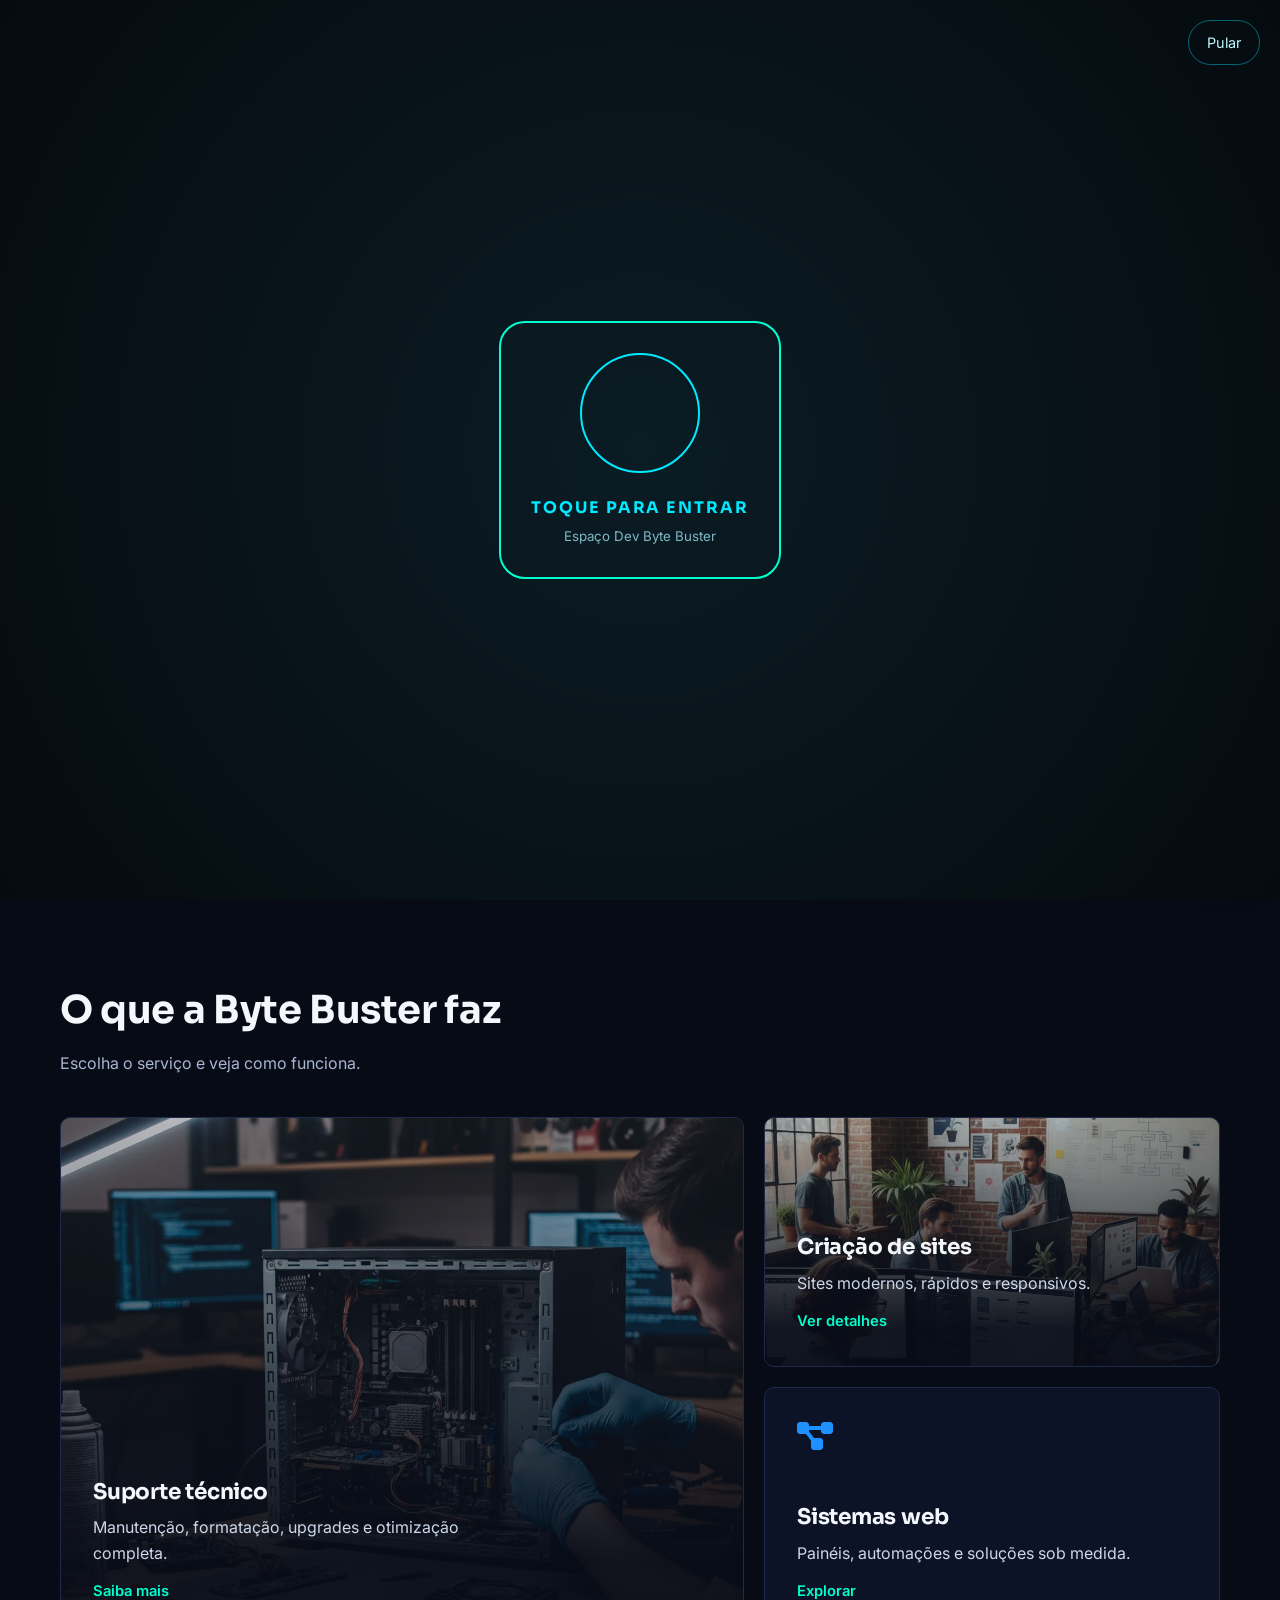
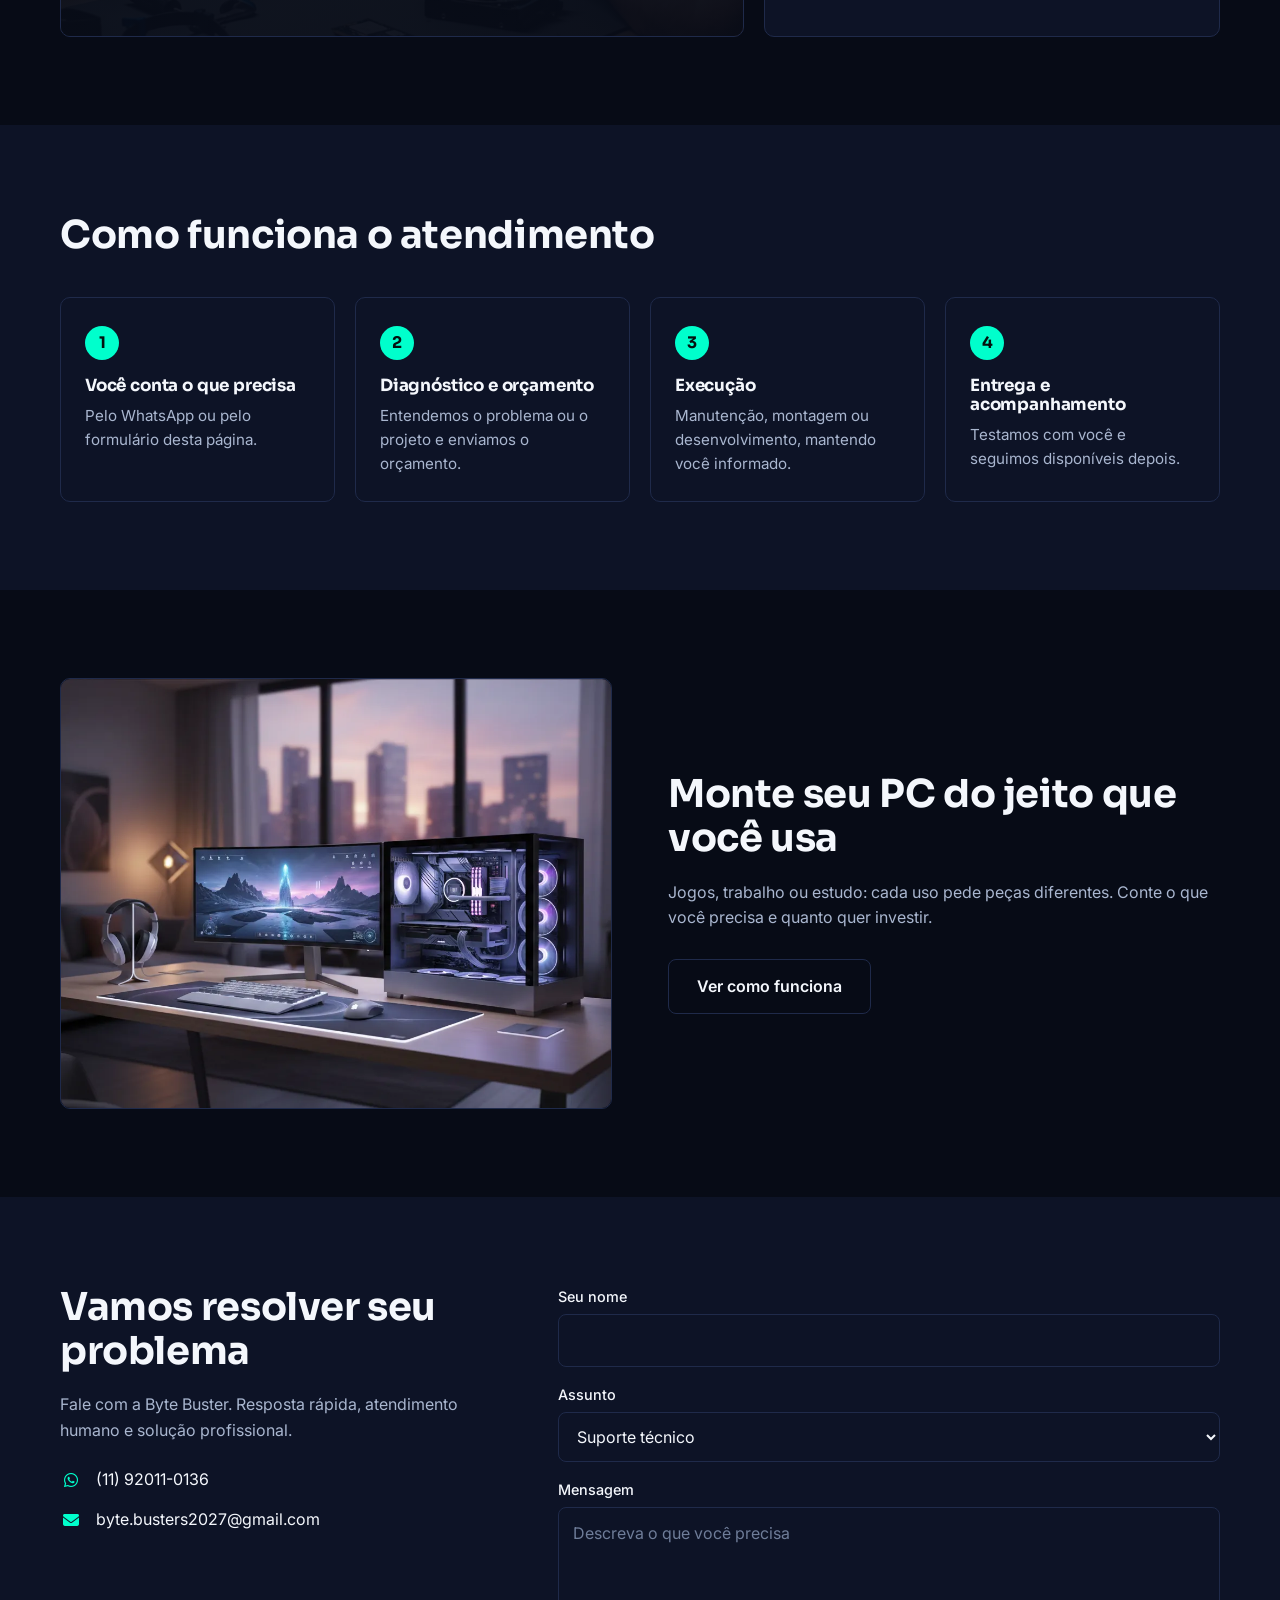
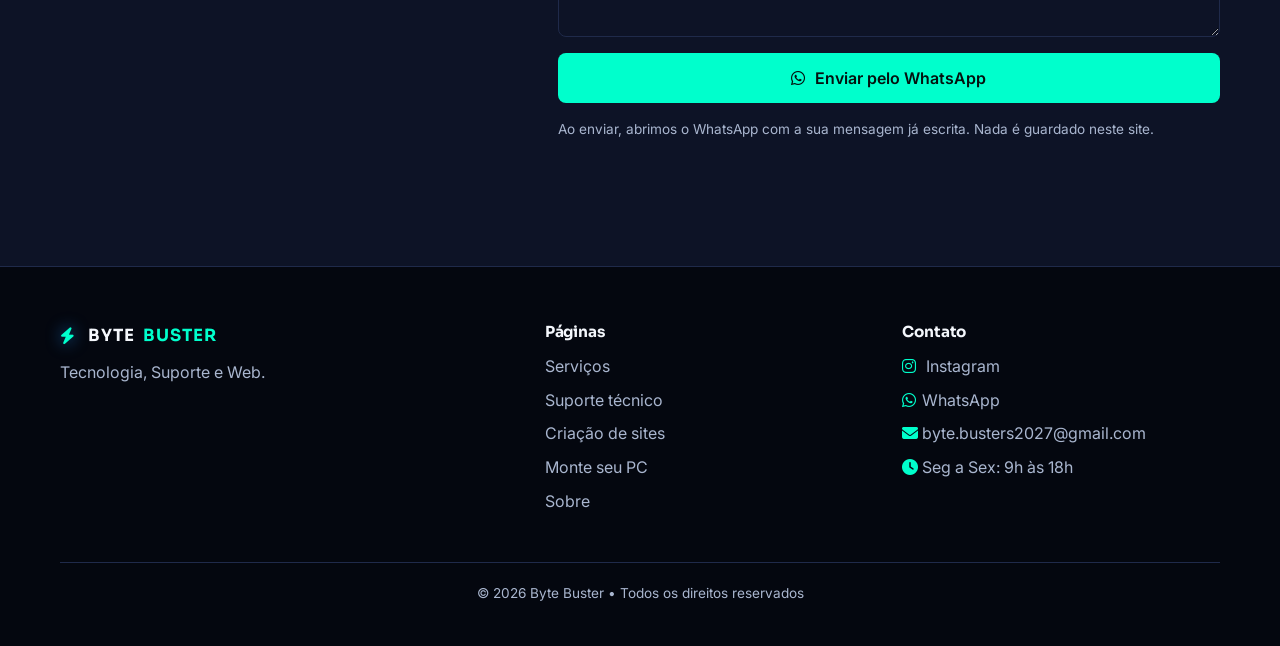
<file: Byte_Buster_netlify 1/index.html>
<!DOCTYPE html>
<html lang="pt-BR">
<head>
  <meta charset="UTF-8">
  <meta name="viewport" content="width=device-width, initial-scale=1">
  <title>Byte Buster • Suporte técnico e criação de sites</title>
  <meta name="description" content="Suporte técnico, criação de sites, sistemas web e montagem de PCs. Tecnologia confiável, sites rápidos e suporte que resolve.">
  <meta name="theme-color" content="#070b16">
  <meta property="og:type" content="website">
  <meta property="og:locale" content="pt_BR">
  <meta property="og:site_name" content="Byte Buster">
  <meta property="og:title" content="Byte Buster • Suporte técnico e criação de sites">
  <meta property="og:description" content="Suporte técnico, criação de sites, sistemas web e montagem de PCs. Tecnologia confiável, sites rápidos e suporte que resolve.">
  <link rel="icon" href="favicon.svg" type="image/svg+xml">
  <link rel="preconnect" href="https://fonts.googleapis.com">
  <link rel="preconnect" href="https://fonts.gstatic.com" crossorigin>
  <link href="https://fonts.googleapis.com/css2?family=Inter:wght@400;500;600&family=Sora:wght@600;700&display=swap" rel="stylesheet">
  <link rel="stylesheet" href="https://cdnjs.cloudflare.com/ajax/libs/font-awesome/6.5.1/css/all.min.css" crossorigin="anonymous" referrerpolicy="no-referrer">
  <link rel="stylesheet" href="src/css/base.css">
  <link rel="stylesheet" href="src/css/home.css">
  <script>
    /* Mostra a tela de entrada só na primeira visita (ou com ?intro na URL) */
    (function () {
      try {
        var forcar = /[?&]intro\b/.test(location.search);
        if (forcar || !localStorage.getItem("bb-intro-seen")) {
          document.documentElement.classList.add("intro-pending");
        }
      } catch (e) {}
    })();
  </script>
</head>
<body>
  <a class="skip-link" href="#conteudo">Ir para o conteúdo</a>

  <!-- ============ TELA DE ENTRADA (só na primeira visita) ============ -->
  <div id="intro" role="dialog" aria-modal="true" aria-label="Tela de entrada">
    <button class="intro-skip" id="introSkip" type="button">Pular</button>

    <button class="intro-start" id="introStart" type="button">
      <span class="fingerprint" aria-hidden="true"></span>
      <strong>TOQUE PARA ENTRAR</strong>
      <small>Espaço Dev Byte Buster</small>
    </button>

    <div class="hud" id="introHud" hidden>
      <div class="logs" aria-hidden="true">
        <p>INITIALIZING BYTE BUSTER CORE...</p>
        <p>LOADING DEV MODULES...</p>
        <p>AUTHENTICATING ACCESS...</p>
        <p>SYSTEM ONLINE</p>
      </div>
      <div class="hud-row"><span>CARREGANDO SISTEMA</span><span id="introPercent">0%</span></div>
      <div class="hud-bar"><div id="introBar"></div></div>
    </div>

    <audio id="introSound" src="src/audio/loading.mp3" preload="none"></audio>
  </div>

  <header class="site-header">
    <div class="wrap">
      <a class="logo" href="index.html" aria-label="Byte Buster — página inicial">
        <i class="fa-solid fa-bolt" aria-hidden="true"></i>BYTE<span>BUSTER</span>
      </a>

      <button class="menu-toggle" id="menuToggle" type="button" aria-label="Abrir menu" aria-expanded="false" aria-controls="siteNav">
        <span></span><span></span><span></span>
      </button>

      <nav class="site-nav" id="siteNav" aria-label="Principal">
        <a href="index.html" aria-current="page">Home</a>

        <div class="dropdown">
          <a class="dd-link" href="servicos.html">Serviços</a>
          <button class="dd-toggle" type="button" aria-label="Mostrar lista de serviços" aria-expanded="false"></button>
          <div class="dropdown-menu">
            <ul>
              <li><a href="suporte.html">Suporte técnico</a></li>
              <li><a href="criacao-de-site.html">Criação de sites</a></li>
              <li><a href="servicos.html#sistemas">Sistemas web</a></li>
            </ul>
          </div>
        </div>

        <a href="monte-seu-pc.html">Monte seu PC</a>
        <a href="sobre.html">Sobre</a>
        <a href="index.html#contato" class="nav-cta">Fale conosco</a>
      </nav>
    </div>
  </header>

  <main id="conteudo">

    <section class="hero">
      <div class="wrap">
        <h1>Suporte e web feitos pra performance</h1>
        <p class="hero-sub">Tecnologia confiável. Sites rápidos. Suporte que resolve.</p>
        <div class="hero-actions">
          <a class="btn btn-primary" href="#contato">Solicitar orçamento</a>
          <a class="btn btn-ghost" href="#servicos">Conhecer os serviços</a>
        </div>
      </div>
    </section>

    <section class="section" id="servicos">
      <div class="wrap">
        <div class="section-head">
          <h2>O que a Byte Buster faz</h2>
          <p>Escolha o serviço e veja como funciona.</p>
        </div>

        <div class="highlights">
          <a class="highlight big" href="suporte.html">
            <img src="src/img/capa4.webp" alt="" width="1024" height="941" loading="lazy">
            <h3>Suporte técnico</h3>
            <p>Manutenção, formatação, upgrades e otimização completa.</p>
            <span class="more">Saiba mais</span>
          </a>

          <a class="highlight" href="criacao-de-site.html">
            <img src="src/img/siteq.webp" alt="" width="900" height="1003" loading="lazy">
            <h3>Criação de sites</h3>
            <p>Sites modernos, rápidos e responsivos.</p>
            <span class="more">Ver detalhes</span>
          </a>

          <a class="highlight plain" href="servicos.html#sistemas">
            <i class="fa-solid fa-diagram-project" aria-hidden="true"></i>
            <h3>Sistemas web</h3>
            <p>Painéis, automações e soluções sob medida.</p>
            <span class="more">Explorar</span>
          </a>
        </div>
      </div>
    </section>

    <section class="section alt">
      <div class="wrap">
        <div class="section-head">
          <h2>Como funciona o atendimento</h2>
        </div>
        <ol class="steps">
          <li><h3>Você conta o que precisa</h3><p>Pelo WhatsApp ou pelo formulário desta página.</p></li>
          <li><h3>Diagnóstico e orçamento</h3><p>Entendemos o problema ou o projeto e enviamos o orçamento.</p></li>
          <li><h3>Execução</h3><p>Manutenção, montagem ou desenvolvimento, mantendo você informado.</p></li>
          <li><h3>Entrega e acompanhamento</h3><p>Testamos com você e seguimos disponíveis depois.</p></li>
        </ol>
      </div>
    </section>

    <section class="section">
      <div class="wrap split">
        <div class="split-media">
          <img src="src/img/fundo.webp" alt="Computador gamer montado com monitor e gabinete de vidro" width="1017" height="793" loading="lazy">
        </div>
        <div class="split-text">
          <h2>Monte seu PC do jeito que você usa</h2>
          <p>Jogos, trabalho ou estudo: cada uso pede peças diferentes. Conte o que você precisa e quanto quer investir.</p>
          <a class="btn btn-ghost" href="monte-seu-pc.html">Ver como funciona</a>
        </div>
      </div>
    </section>

    <section class="section alt" id="contato">
      <div class="wrap contact-layout">
        <div class="contact-info">
          <h2>Vamos resolver seu problema</h2>
          <p>Fale com a Byte Buster. Resposta rápida, atendimento humano e solução profissional.</p>
          <ul class="contact-list">
            <li><i class="fa-brands fa-whatsapp" aria-hidden="true"></i><a href="https://wa.me/5511920110136?text=Ol%C3%A1%2C%20Byte%20Buster%21%20Vim%20pelo%20site%20e%20gostaria%20de%20um%20or%C3%A7amento." target="_blank" rel="noopener">(11) 92011-0136</a></li>
            <li><i class="fa-solid fa-envelope" aria-hidden="true"></i><a href="mailto:byte.busters2027@gmail.com">byte.busters2027@gmail.com</a></li>
          </ul>
        </div>
        <form class="form" data-whatsapp>
          <div class="field">
            <label for="nome">Seu nome</label>
            <input id="nome" name="nome" type="text" maxlength="80" autocomplete="name" required>
          </div>
          <div class="field">
            <label for="assunto">Assunto</label>
            <select id="assunto" name="assunto">
              <option>Suporte técnico</option>
              <option>Criação de site</option>
              <option>Sistema web</option>
              <option>Monte seu PC</option>
              <option>Outro assunto</option>
            </select>
          </div>
          <div class="field">
            <label for="mensagem">Mensagem</label>
            <textarea id="mensagem" name="mensagem" maxlength="1000" placeholder="Descreva o que você precisa" required></textarea>
          </div>
          <button class="btn btn-primary" type="submit"><i class="fa-brands fa-whatsapp" aria-hidden="true"></i>Enviar pelo WhatsApp</button>
          <p class="form-note">Ao enviar, abrimos o WhatsApp com a sua mensagem já escrita. Nada é guardado neste site.</p>
          <p class="form-status" role="status" aria-live="polite"></p>
        </form>
      </div>
    </section>

  </main>

  <footer class="site-footer">
    <div class="wrap">
      <div class="footer-grid">
        <div class="footer-brand">
          <a class="logo" href="index.html"><i class="fa-solid fa-bolt" aria-hidden="true"></i>BYTE<span>BUSTER</span></a>
          <p>Tecnologia, Suporte e Web.</p>
        </div>

        <div>
          <h4>Páginas</h4>
          <ul>
            <li><a href="servicos.html">Serviços</a></li>
            <li><a href="suporte.html">Suporte técnico</a></li>
            <li><a href="criacao-de-site.html">Criação de sites</a></li>
            <li><a href="monte-seu-pc.html">Monte seu PC</a></li>
            <li><a href="sobre.html">Sobre</a></li>
          </ul>
        </div>

        <div>
          <h4>Contato</h4>
          <ul>
            <li><i class="fa-brands fa-instagram" aria-hidden="true"></i> <a href="https://www.instagram.com/bytebusters.tech" target="_blank" rel="noopener">Instagram</a></li>
            <li><i class="fa-brands fa-whatsapp" aria-hidden="true"></i><a href="https://wa.me/5511920110136?text=Ol%C3%A1%2C%20Byte%20Buster%21%20Vim%20pelo%20site%20e%20gostaria%20de%20um%20or%C3%A7amento." target="_blank" rel="noopener">WhatsApp</a></li>
            <li><i class="fa-solid fa-envelope" aria-hidden="true"></i><a href="mailto:byte.busters2027@gmail.com">byte.busters2027@gmail.com</a></li>
            <li><i class="fa-solid fa-clock" aria-hidden="true"></i>Seg a Sex: 9h às 18h</li>
            
          </ul>
          <!----------------------------------------------------------------------------------------
            REDES SOCIAIS: quando tiver os links, remova este comentário e troque os "#".
            <ul>
              <li><a href="#" aria-label="Instagram"><i class="fa-brands fa-instagram"></i> Instagram</a></li>
              <li><a href="#" aria-label="YouTube"><i class="fa-brands fa-youtube"></i> YouTube</a></li>
            </ul>
          ---------------------------------------------------------------------------------------------->
        </div>
      </div>

      <p class="footer-copy">© <span data-year>2026</span> Byte Buster • Todos os direitos reservados</p>
    </div>
  </footer>

  <a class="whatsapp-float" href="https://wa.me/5511920110136?text=Ol%C3%A1%2C%20Byte%20Buster%21%20Vim%20pelo%20site%20e%20gostaria%20de%20um%20or%C3%A7amento." target="_blank" rel="noopener" aria-label="Falar no WhatsApp">
    <i class="fa-brands fa-whatsapp" aria-hidden="true"></i>
  </a>

  <div vw class="enabled">
    <div vw-access-button class="active"></div>
    <div vw-plugin-wrapper><div class="vw-plugin-top-wrapper"></div></div>
  </div>

  <script src="src/js/intro.js"></script>
  <script src="src/js/main.js"></script>
</body>
</html>
</file>
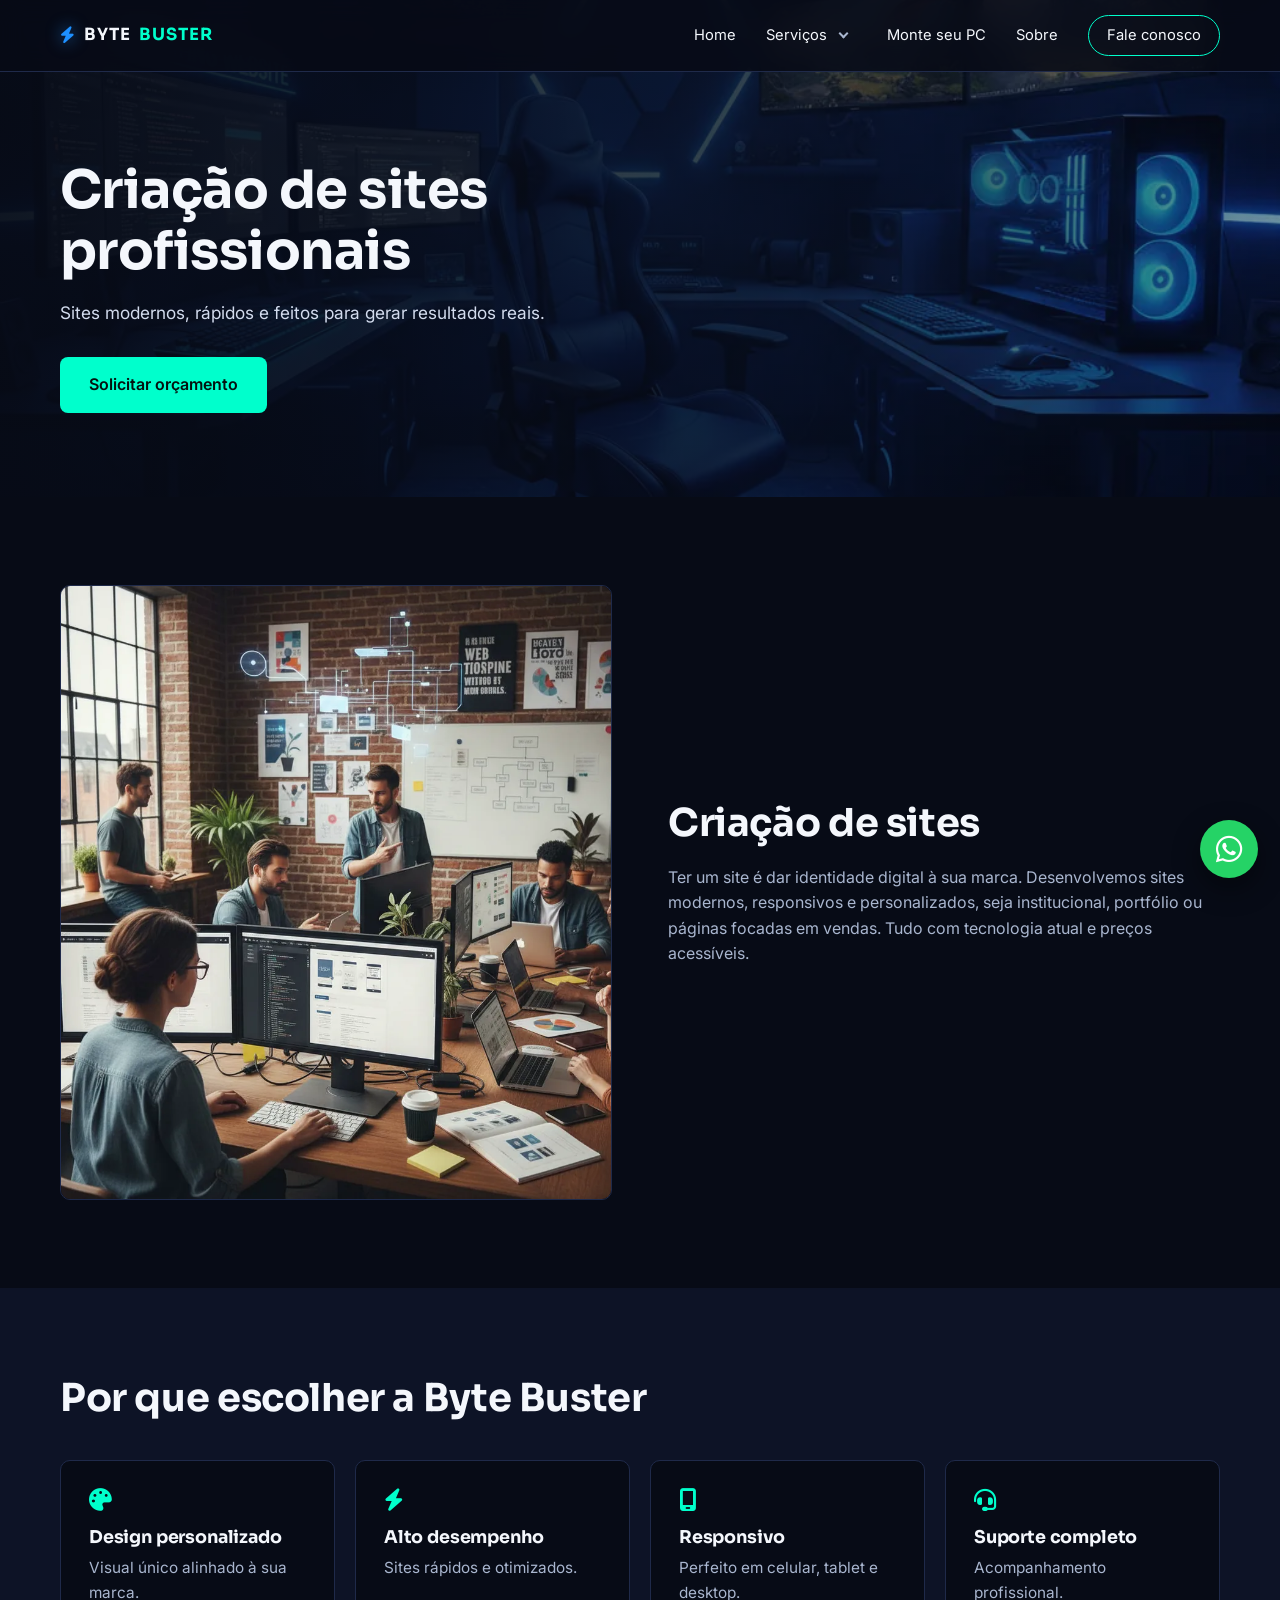
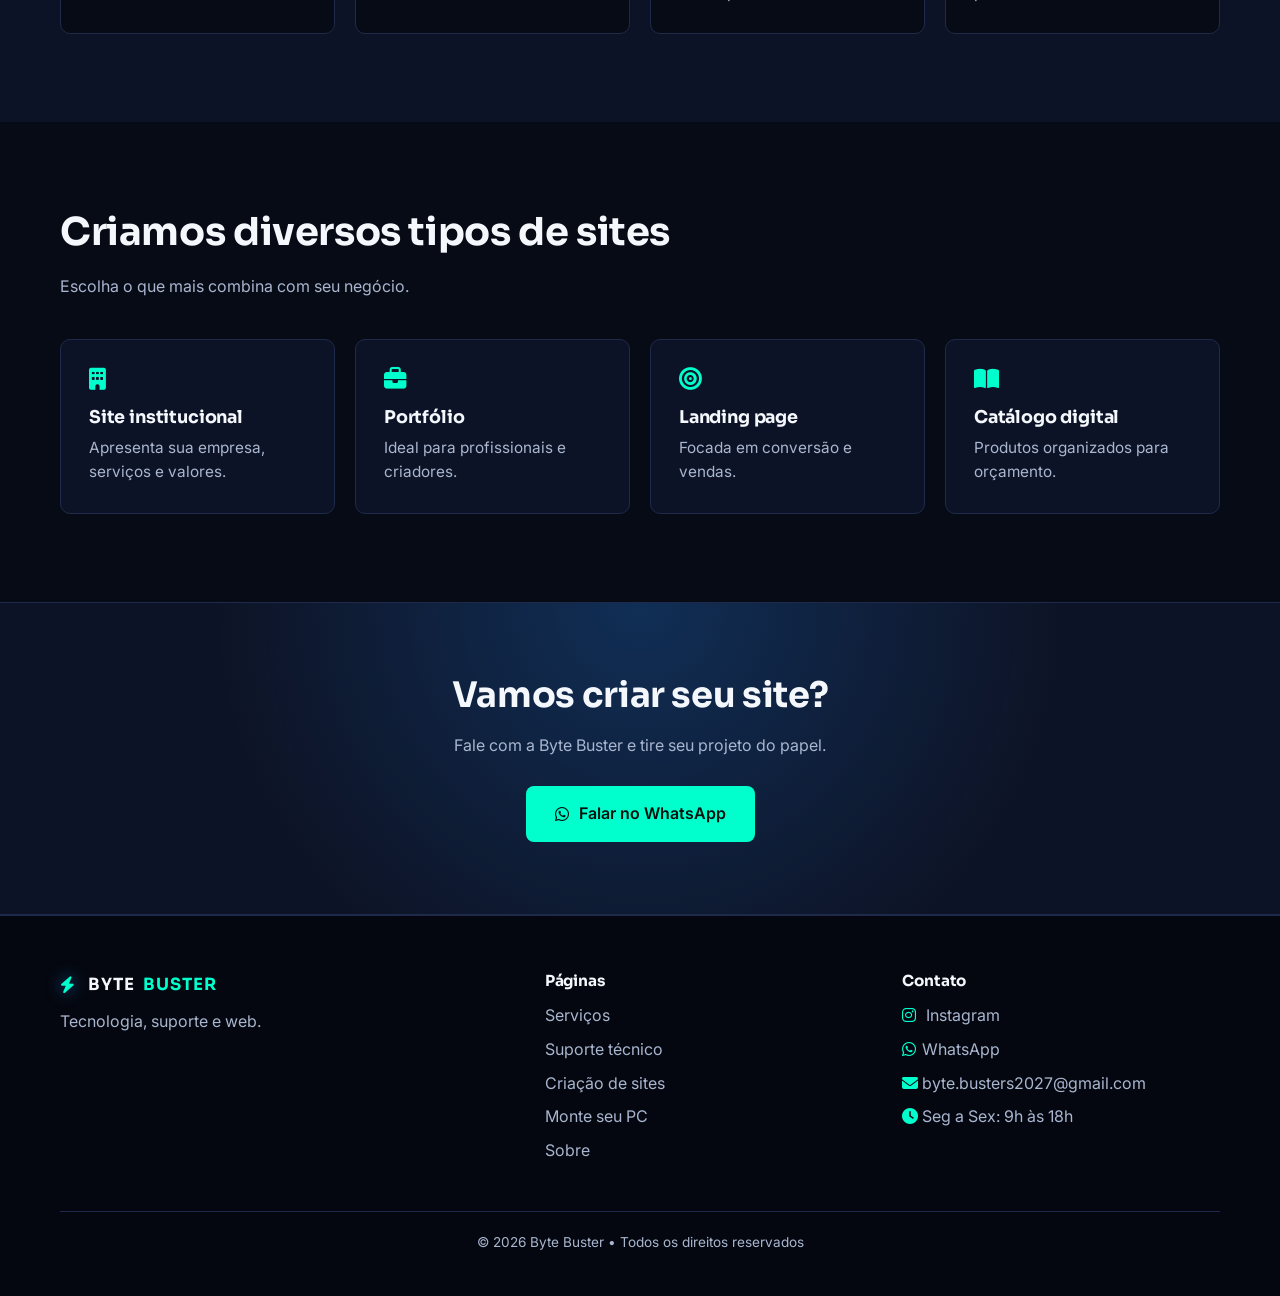
<file: Byte_Buster_netlify 1/criacao-de-site.html>
<!DOCTYPE html>
<html lang="pt-BR">
<head>
  <meta charset="UTF-8">
  <meta name="viewport" content="width=device-width, initial-scale=1">
  <title>Criação de sites | Byte Buster</title>
  <meta name="description" content="Sites modernos, rápidos e responsivos: institucional, portfólio, landing page e catálogo digital, feitos para gerar resultados.">
  <meta name="theme-color" content="#070b16">
  <meta property="og:type" content="website">
  <meta property="og:locale" content="pt_BR">
  <meta property="og:site_name" content="Byte Buster">
  <meta property="og:title" content="Criação de sites | Byte Buster">
  <meta property="og:description" content="Sites modernos, rápidos e responsivos: institucional, portfólio, landing page e catálogo digital, feitos para gerar resultados.">
  <link rel="icon" href="favicon.svg" type="image/svg+xml">
  <link rel="preconnect" href="https://fonts.googleapis.com">
  <link rel="preconnect" href="https://fonts.gstatic.com" crossorigin>
  <link href="https://fonts.googleapis.com/css2?family=Inter:wght@400;500;600&family=Sora:wght@600;700&display=swap" rel="stylesheet">
  <link rel="stylesheet" href="https://cdnjs.cloudflare.com/ajax/libs/font-awesome/6.5.1/css/all.min.css" crossorigin="anonymous" referrerpolicy="no-referrer">
  <link rel="stylesheet" href="src/css/base.css">
  <link rel="stylesheet" href="src/css/pages.css">
  
</head>
<body>
  <a class="skip-link" href="#conteudo">Ir para o conteúdo</a>

  <header class="site-header">
    <div class="wrap">
      <a class="logo" href="index.html" aria-label="Byte Buster — página inicial">
        <i class="fa-solid fa-bolt" aria-hidden="true"></i>BYTE<span>BUSTER</span>
      </a>

      <button class="menu-toggle" id="menuToggle" type="button" aria-label="Abrir menu" aria-expanded="false" aria-controls="siteNav">
        <span></span><span></span><span></span>
      </button>

      <nav class="site-nav" id="siteNav" aria-label="Principal">
        <a href="index.html">Home</a>

        <div class="dropdown">
          <a class="dd-link" href="servicos.html">Serviços</a>
          <button class="dd-toggle" type="button" aria-label="Mostrar lista de serviços" aria-expanded="false"></button>
          <div class="dropdown-menu">
            <ul>
              <li><a href="suporte.html">Suporte técnico</a></li>
              <li><a href="criacao-de-site.html" aria-current="true">Criação de sites</a></li>
              <li><a href="servicos.html#sistemas">Sistemas web</a></li>
            </ul>
          </div>
        </div>

        <a href="monte-seu-pc.html">Monte seu PC</a>
        <a href="sobre.html">Sobre</a>
        <a href="index.html#contato" class="nav-cta">Fale conosco</a>
      </nav>
    </div>
  </header>

  <main id="conteudo">
    
    <section class="page-hero" style="background-image: url('src/img/site.webp')">
      <div class="wrap">
        <h1>Criação de sites profissionais</h1>
        <p>Sites modernos, rápidos e feitos para gerar resultados reais.</p>
        <a class="btn btn-primary" href="https://wa.me/5511920110136?text=Ol%C3%A1%2C%20Byte%20Buster%21%20Quero%20criar%20um%20site.%20Podemos%20conversar%3F" target="_blank" rel="noopener">Solicitar orçamento</a>
      </div>
    </section>


    <section class="section">
      <div class="wrap split">
        <div class="split-media">
          <img src="src/img/siteq.webp" alt="Equipe desenvolvendo um site em um escritório" width="900" height="1003" loading="lazy">
        </div>
        <div class="split-text">
          <h2>Criação de sites</h2>
          <p>Ter um site é dar identidade digital à sua marca. Desenvolvemos sites modernos, responsivos e personalizados, seja institucional, portfólio ou páginas focadas em vendas. Tudo com tecnologia atual e preços acessíveis.</p>
        </div>
      </div>
    </section>

    <section class="section alt">
      <div class="wrap">
        <div class="section-head"><h2>Por que escolher a Byte Buster</h2></div>
        <div class="card-grid">
        <div class="card">
          <i class="fa-solid fa-palette" aria-hidden="true"></i>
          <h3>Design personalizado</h3>
          <p>Visual único alinhado à sua marca.</p>
        </div>
        <div class="card">
          <i class="fa-solid fa-bolt" aria-hidden="true"></i>
          <h3>Alto desempenho</h3>
          <p>Sites rápidos e otimizados.</p>
        </div>
        <div class="card">
          <i class="fa-solid fa-mobile-screen" aria-hidden="true"></i>
          <h3>Responsivo</h3>
          <p>Perfeito em celular, tablet e desktop.</p>
        </div>
        <div class="card">
          <i class="fa-solid fa-headset" aria-hidden="true"></i>
          <h3>Suporte completo</h3>
          <p>Acompanhamento profissional.</p>
        </div>
        </div>
      </div>
    </section>

    <section class="section">
      <div class="wrap">
        <div class="section-head">
          <h2>Criamos diversos tipos de sites</h2>
          <p>Escolha o que mais combina com seu negócio.</p>
        </div>
        <div class="card-grid">
        <div class="card">
          <i class="fa-solid fa-building" aria-hidden="true"></i>
          <h3>Site institucional</h3>
          <p>Apresenta sua empresa, serviços e valores.</p>
        </div>
        <div class="card">
          <i class="fa-solid fa-briefcase" aria-hidden="true"></i>
          <h3>Portfólio</h3>
          <p>Ideal para profissionais e criadores.</p>
        </div>
        <div class="card">
          <i class="fa-solid fa-bullseye" aria-hidden="true"></i>
          <h3>Landing page</h3>
          <p>Focada em conversão e vendas.</p>
        </div>
        <div class="card">
          <i class="fa-solid fa-book-open" aria-hidden="true"></i>
          <h3>Catálogo digital</h3>
          <p>Produtos organizados para orçamento.</p>
        </div>
        </div>
      </div>
    </section>
    
    <section class="cta-band">
      <div class="wrap">
        <h2>Vamos criar seu site?</h2>
        <p>Fale com a Byte Buster e tire seu projeto do papel.</p>
        <a class="btn btn-primary" href="https://wa.me/5511920110136?text=Ol%C3%A1%2C%20Byte%20Buster%21%20Quero%20criar%20um%20site.%20Podemos%20conversar%3F" target="_blank" rel="noopener"><i class="fa-brands fa-whatsapp" aria-hidden="true"></i>Falar no WhatsApp</a>
      </div>
    </section>

  </main>

  <footer class="site-footer">
    <div class="wrap">
      <div class="footer-grid">
        <div class="footer-brand">
          <a class="logo" href="index.html"><i class="fa-solid fa-bolt" aria-hidden="true"></i>BYTE<span>BUSTER</span></a>
          <p>Tecnologia, suporte e web.</p>
        </div>

        <div>
          <h4>Páginas</h4>
          <ul>
            <li><a href="servicos.html">Serviços</a></li>
            <li><a href="suporte.html">Suporte técnico</a></li>
            <li><a href="criacao-de-site.html">Criação de sites</a></li>
            <li><a href="monte-seu-pc.html">Monte seu PC</a></li>
            <li><a href="sobre.html">Sobre</a></li>
          </ul>
        </div>

        <div>
          <h4>Contato</h4>
          <ul>
            <li><i class="fa-brands fa-instagram" aria-hidden="true"></i> <a href="https://www.instagram.com/bytebusters.tech" target="_blank" rel="noopener">Instagram</a></li>
            <li><i class="fa-brands fa-whatsapp" aria-hidden="true"></i><a href="https://wa.me/5511920110136?text=Ol%C3%A1%2C%20Byte%20Buster%21%20Quero%20criar%20um%20site.%20Podemos%20conversar%3F" target="_blank" rel="noopener">WhatsApp</a></li>
            <li><i class="fa-solid fa-envelope" aria-hidden="true"></i><a href="mailto:byte.busters2027@gmail.com">byte.busters2027@gmail.com</a></li>
            <li><i class="fa-solid fa-clock" aria-hidden="true"></i>Seg a Sex: 9h às 18h</li>
          </ul>
          <!--
            REDES SOCIAIS: quando tiver os links, remova este comentário e troque os "#".
            <ul>
              <li><a href="#" aria-label="Instagram"><i class="fa-brands fa-instagram"></i> Instagram</a></li>
              <li><a href="#" aria-label="YouTube"><i class="fa-brands fa-youtube"></i> YouTube</a></li>
            </ul>
          -->
        </div>
      </div>

      <p class="footer-copy">© <span data-year>2026</span> Byte Buster • Todos os direitos reservados</p>
    </div>
  </footer>

  <a class="whatsapp-float" href="https://wa.me/5511920110136?text=Ol%C3%A1%2C%20Byte%20Buster%21%20Quero%20criar%20um%20site.%20Podemos%20conversar%3F" target="_blank" rel="noopener" aria-label="Falar no WhatsApp">
    <i class="fa-brands fa-whatsapp" aria-hidden="true"></i>
  </a>

  <div vw class="enabled">
    <div vw-access-button class="active"></div>
    <div vw-plugin-wrapper><div class="vw-plugin-top-wrapper"></div></div>
  </div>

  <script src="src/js/main.js"></script>
</body>
</html>
</file>
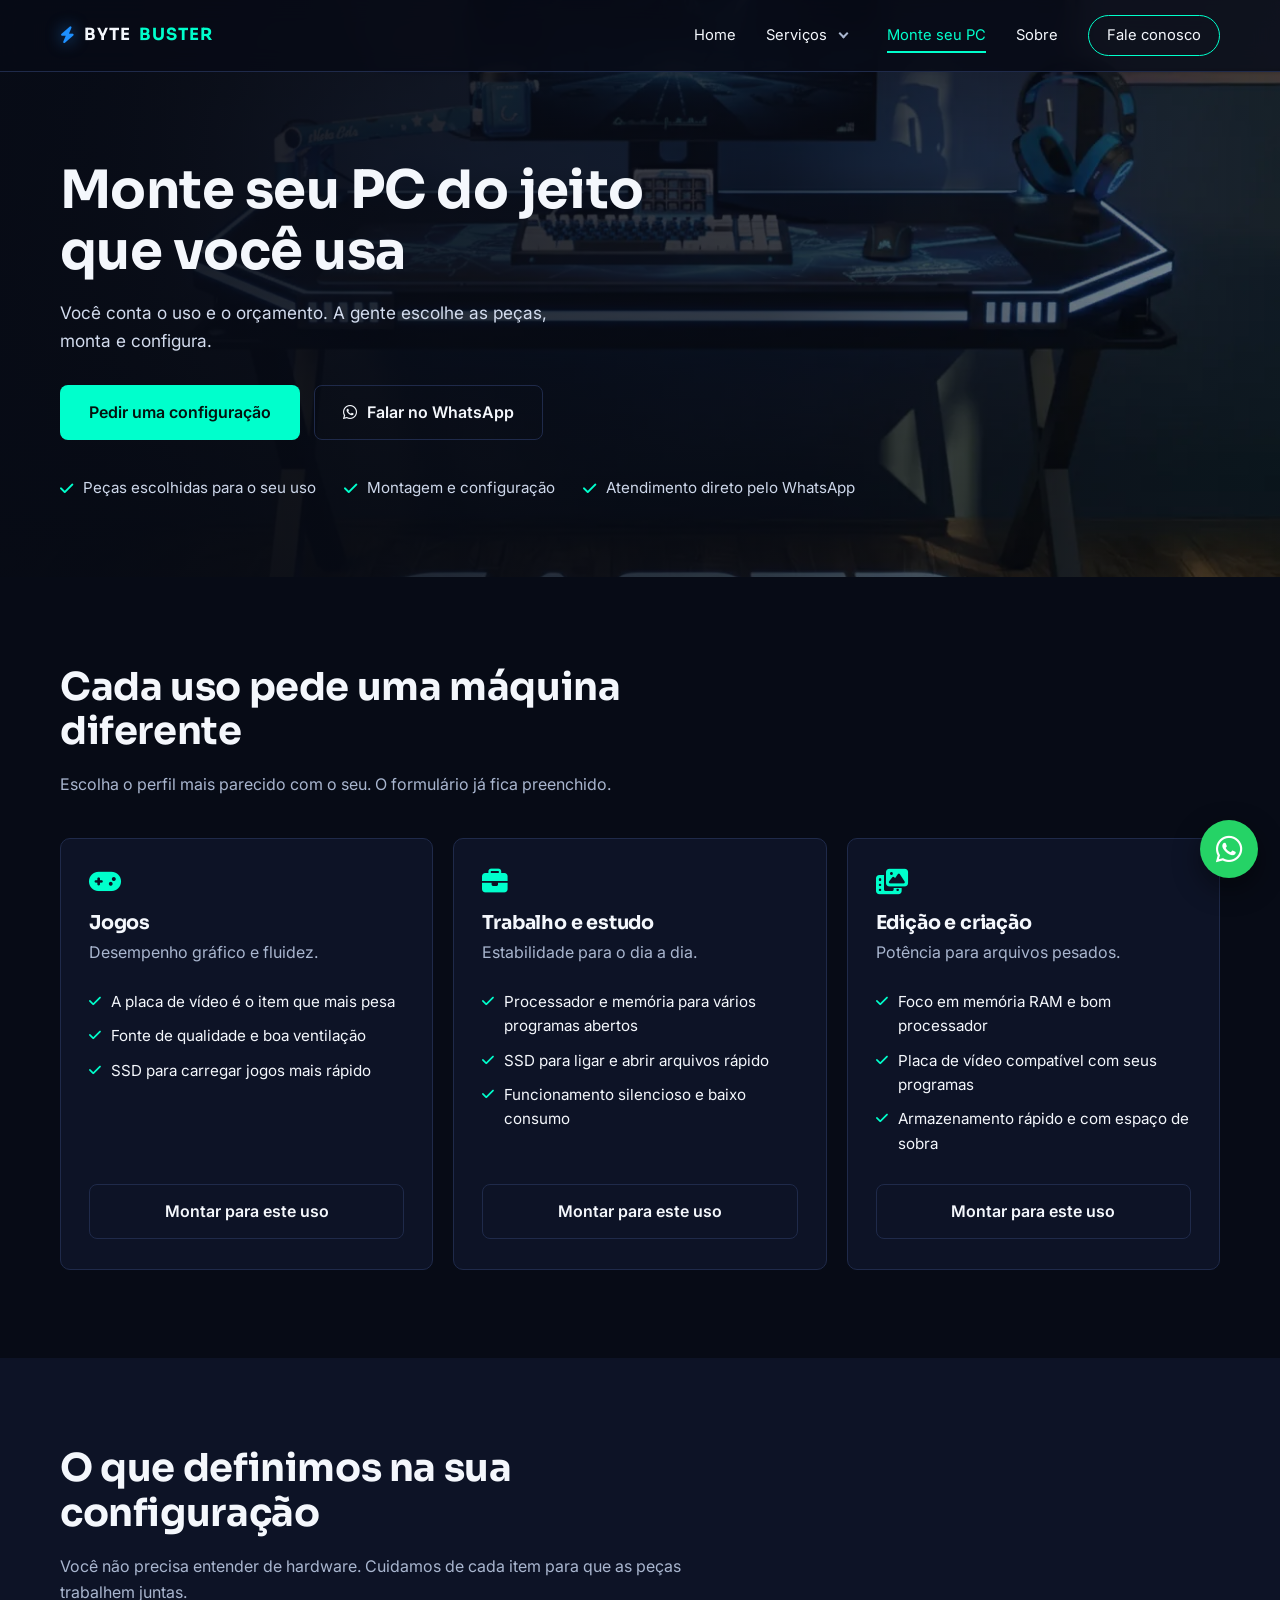
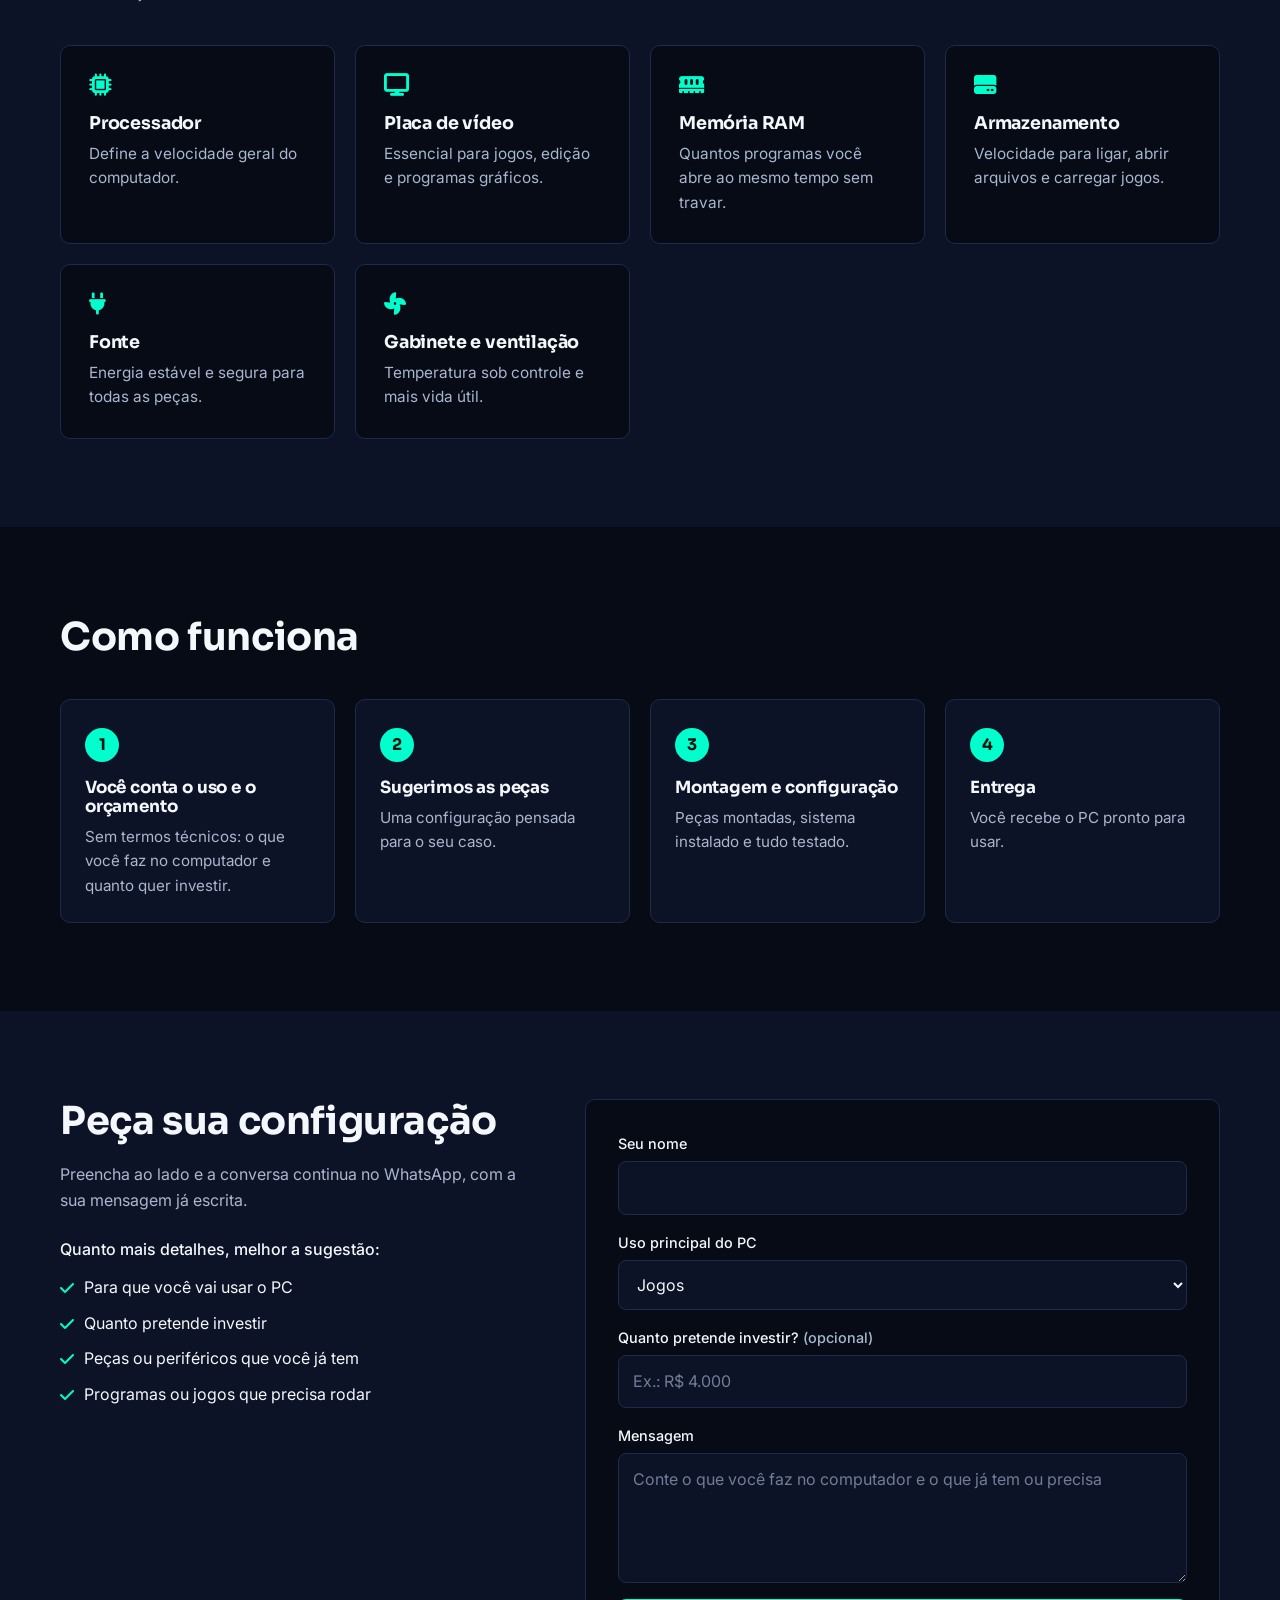
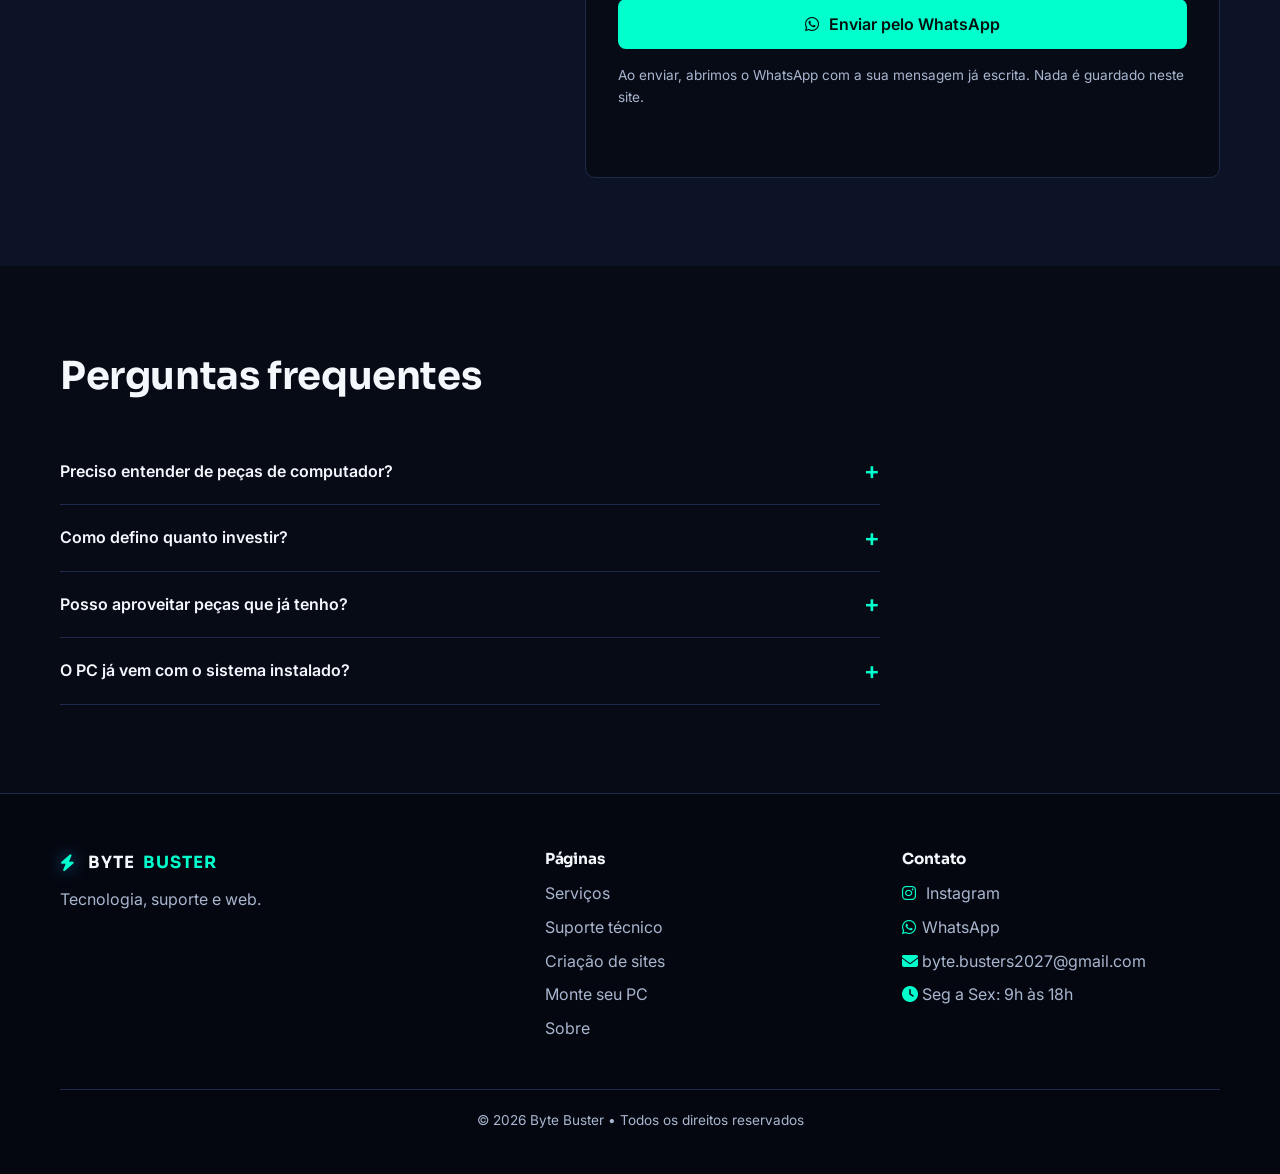
<file: Byte_Buster_netlify 1/monte-seu-pc.html>
<!DOCTYPE html>
<html lang="pt-BR">
<head>
  <meta charset="UTF-8">
  <meta name="viewport" content="width=device-width, initial-scale=1">
  <title>Monte seu PC sob medida • Byte Buster</title>
  <meta name="description" content="Monte um PC para jogos, trabalho, estudo ou edição. Conte o uso e o orçamento e receba uma configuração sob medida, com montagem e configuração.">
  <meta name="theme-color" content="#070b16">
  <meta property="og:type" content="website">
  <meta property="og:locale" content="pt_BR">
  <meta property="og:site_name" content="Byte Buster">
  <meta property="og:title" content="Monte seu PC sob medida • Byte Buster">
  <meta property="og:description" content="Monte um PC para jogos, trabalho, estudo ou edição. Conte o uso e o orçamento e receba uma configuração sob medida, com montagem e configuração.">
  <link rel="icon" href="favicon.svg" type="image/svg+xml">
  <link rel="preconnect" href="https://fonts.googleapis.com">
  <link rel="preconnect" href="https://fonts.gstatic.com" crossorigin>
  <link href="https://fonts.googleapis.com/css2?family=Inter:wght@400;500;600&family=Sora:wght@600;700&display=swap" rel="stylesheet">
  <link rel="stylesheet" href="https://cdnjs.cloudflare.com/ajax/libs/font-awesome/6.5.1/css/all.min.css" crossorigin="anonymous" referrerpolicy="no-referrer">
  <link rel="stylesheet" href="src/css/base.css">
  <link rel="stylesheet" href="src/css/monte-seu-pc.css">
  <link rel="preload" as="image" href="src/img/painel-gamer.webp" fetchpriority="high">
  <script type="application/ld+json">
  {
    "@context": "https://schema.org",
    "@type": "Service",
    "name": "Montagem de PC sob medida",
    "description": "Escolha de peças para o seu uso, montagem e configuração de computadores.",
    "provider": {
      "@type": "Organization",
      "name": "Byte Buster",
      "telephone": "+5511920110136",
      "email": "byte.busters2027@gmail.com"
    }
  }
  </script>
</head>
<body>
  <a class="skip-link" href="#conteudo">Ir para o conteúdo</a>

  <header class="site-header">
    <div class="wrap">
      <a class="logo" href="index.html" aria-label="Byte Buster — página inicial">
        <i class="fa-solid fa-bolt" aria-hidden="true"></i>BYTE<span>BUSTER</span>
      </a>

      <button class="menu-toggle" id="menuToggle" type="button" aria-label="Abrir menu" aria-expanded="false" aria-controls="siteNav">
        <span></span><span></span><span></span>
      </button>

      <nav class="site-nav" id="siteNav" aria-label="Principal">
        <a href="index.html">Home</a>

        <div class="dropdown">
          <a class="dd-link" href="servicos.html">Serviços</a>
          <button class="dd-toggle" type="button" aria-label="Mostrar lista de serviços" aria-expanded="false"></button>
          <div class="dropdown-menu">
            <ul>
              <li><a href="suporte.html">Suporte técnico</a></li>
              <li><a href="criacao-de-site.html">Criação de sites</a></li>
              <li><a href="servicos.html#sistemas">Sistemas web</a></li>
            </ul>
          </div>
        </div>

        <a href="monte-seu-pc.html" aria-current="page">Monte seu PC</a>
        <a href="sobre.html">Sobre</a>
        <a href="index.html#contato" class="nav-cta">Fale conosco</a>
      </nav>
    </div>
  </header>

  <main id="conteudo">

    <!-- ============ TOPO ============ -->
    <section class="pc-hero">
      <div class="wrap">
        <h1>Monte seu PC do jeito que você usa</h1>
        <p>Você conta o uso e o orçamento. A gente escolhe as peças, monta e configura.</p>
        <div class="pc-hero-actions">
          <a class="btn btn-primary" href="#pedido">Pedir uma configuração</a>
          <a class="btn btn-ghost" href="https://wa.me/5511920110136?text=Ol%C3%A1%2C%20Byte%20Buster%21%20Quero%20montar%20um%20PC.%20Podem%20me%20ajudar%3F" target="_blank" rel="noopener"><i class="fa-brands fa-whatsapp" aria-hidden="true"></i>Falar no WhatsApp</a>
        </div>
        <ul class="pc-points">
          <li><i class="fa-solid fa-check" aria-hidden="true"></i>Peças escolhidas para o seu uso</li>
          <li><i class="fa-solid fa-check" aria-hidden="true"></i>Montagem e configuração</li>
          <li><i class="fa-solid fa-check" aria-hidden="true"></i>Atendimento direto pelo WhatsApp</li>
        </ul>
      </div>
    </section>

    <!-- ============ PERFIS ============ -->
    <section class="section" id="perfis">
      <div class="wrap">
        <div class="section-head">
          <h2>Cada uso pede uma máquina diferente</h2>
          <p>Escolha o perfil mais parecido com o seu. O formulário já fica preenchido.</p>
        </div>
        <div class="pc-perfis">
          <article class="pc-perfil">
            <i class="fa-solid fa-gamepad pc-perfil-icon" aria-hidden="true"></i>
            <h3>Jogos</h3>
            <p>Desempenho gráfico e fluidez.</p>
            <ul>
              <li><i class="fa-solid fa-check" aria-hidden="true"></i>A placa de vídeo é o item que mais pesa</li>
              <li><i class="fa-solid fa-check" aria-hidden="true"></i>Fonte de qualidade e boa ventilação</li>
              <li><i class="fa-solid fa-check" aria-hidden="true"></i>SSD para carregar jogos mais rápido</li>
            </ul>
            <a class="btn btn-ghost" href="#pedido" data-perfil="Monte seu PC (jogos)">Montar para este uso</a>
          </article>
          <article class="pc-perfil">
            <i class="fa-solid fa-briefcase pc-perfil-icon" aria-hidden="true"></i>
            <h3>Trabalho e estudo</h3>
            <p>Estabilidade para o dia a dia.</p>
            <ul>
              <li><i class="fa-solid fa-check" aria-hidden="true"></i>Processador e memória para vários programas abertos</li>
              <li><i class="fa-solid fa-check" aria-hidden="true"></i>SSD para ligar e abrir arquivos rápido</li>
              <li><i class="fa-solid fa-check" aria-hidden="true"></i>Funcionamento silencioso e baixo consumo</li>
            </ul>
            <a class="btn btn-ghost" href="#pedido" data-perfil="Monte seu PC (trabalho e estudo)">Montar para este uso</a>
          </article>
          <article class="pc-perfil">
            <i class="fa-solid fa-photo-film pc-perfil-icon" aria-hidden="true"></i>
            <h3>Edição e criação</h3>
            <p>Potência para arquivos pesados.</p>
            <ul>
              <li><i class="fa-solid fa-check" aria-hidden="true"></i>Foco em memória RAM e bom processador</li>
              <li><i class="fa-solid fa-check" aria-hidden="true"></i>Placa de vídeo compatível com seus programas</li>
              <li><i class="fa-solid fa-check" aria-hidden="true"></i>Armazenamento rápido e com espaço de sobra</li>
            </ul>
            <a class="btn btn-ghost" href="#pedido" data-perfil="Monte seu PC (edição e criação)">Montar para este uso</a>
          </article>
        </div>
      </div>
    </section>

    <!-- ============ O QUE DEFINIMOS ============ -->
    <section class="section alt">
      <div class="wrap">
        <div class="section-head">
          <h2>O que definimos na sua configuração</h2>
          <p>Você não precisa entender de hardware. Cuidamos de cada item para que as peças trabalhem  juntas.</p>
        </div>
        <div class="card-grid">
          <div class="card">
            <i class="fa-solid fa-microchip" aria-hidden="true"></i>
            <h3>Processador</h3>
            <p>Define a velocidade geral do computador.</p>
          </div>
          <div class="card">
            <i class="fa-solid fa-display" aria-hidden="true"></i>
            <h3>Placa de vídeo</h3>
            <p>Essencial para jogos, edição e programas gráficos.</p>
          </div>
          <div class="card">
            <i class="fa-solid fa-memory" aria-hidden="true"></i>
            <h3>Memória RAM</h3>
            <p>Quantos programas você abre ao mesmo tempo sem travar.</p>
          </div>
          <div class="card">
            <i class="fa-solid fa-hard-drive" aria-hidden="true"></i>
            <h3>Armazenamento</h3>
            <p>Velocidade para ligar, abrir arquivos e carregar jogos.</p>
          </div>
          <div class="card">
            <i class="fa-solid fa-plug" aria-hidden="true"></i>
            <h3>Fonte</h3>
            <p>Energia estável e segura para todas as peças.</p>
          </div>
          <div class="card">
            <i class="fa-solid fa-fan" aria-hidden="true"></i>
            <h3>Gabinete e ventilação</h3>
            <p>Temperatura sob controle e mais vida útil.</p>
          </div>
        </div>
      </div>
    </section>

    <!-- ============ COMO FUNCIONA ============ -->
    <section class="section">
      <div class="wrap">
        <div class="section-head"><h2>Como funciona</h2></div>
        <ol class="steps">
          <li><h3>Você conta o uso e o orçamento</h3><p>Sem termos técnicos: o que você faz no computador e quanto quer investir.</p></li>
          <li><h3>Sugerimos as peças</h3><p>Uma configuração pensada para o seu caso.</p></li>
          <li><h3>Montagem e configuração</h3><p>Peças montadas, sistema instalado e tudo testado.</p></li>
          <li><h3>Entrega</h3><p>Você recebe o PC pronto para usar.</p></li>
        </ol>
      </div>
    </section>

    <!-- ============ PEDIDO ============ -->
    <section class="section alt" id="pedido">
      <div class="wrap pc-order">
        <div class="pc-order-info">
          <h2>Peça sua configuração</h2>
          <p>Preencha ao lado e a conversa continua no WhatsApp, com a sua mensagem já escrita.</p>
          <p class="pc-order-tip">Quanto mais detalhes, melhor a sugestão:</p>
          <ul class="pc-order-list">
            <li><i class="fa-solid fa-check" aria-hidden="true"></i>Para que você vai usar o PC</li>
            <li><i class="fa-solid fa-check" aria-hidden="true"></i>Quanto pretende investir</li>
            <li><i class="fa-solid fa-check" aria-hidden="true"></i>Peças ou periféricos que você já tem</li>
            <li><i class="fa-solid fa-check" aria-hidden="true"></i>Programas ou jogos que precisa rodar</li>
          </ul>
        </div>
        <div class="form-card">
          <form class="form" data-whatsapp>
          <div class="field">
            <label for="nome">Seu nome</label>
            <input id="nome" name="nome" type="text" maxlength="80" autocomplete="name" required>
          </div>
          <div class="field">
            <label for="assunto">Uso principal do PC</label>
            <select id="assunto" name="assunto">
              <option value="Monte seu PC (jogos)">Jogos</option>
              <option value="Monte seu PC (trabalho e estudo)">Trabalho e estudo</option>
              <option value="Monte seu PC (edição e criação)">Edição e criação</option>
              <option value="Monte seu PC (outro uso)">Outro uso</option>
            </select>
          </div>
          <div class="field">
            <label for="orcamento">Quanto pretende investir? <span style="color:var(--muted)">(opcional)</span></label>
            <input id="orcamento" name="orcamento" type="text" placeholder="Ex.: R$ 4.000">
          </div>
          <div class="field">
            <label for="mensagem">Mensagem</label>
            <textarea id="mensagem" name="mensagem" maxlength="1000" placeholder="Conte o que você faz no computador e o que já tem ou precisa" required></textarea>
          </div>
          <button class="btn btn-primary" type="submit"><i class="fa-brands fa-whatsapp" aria-hidden="true"></i>Enviar pelo WhatsApp</button>
          <p class="form-note">Ao enviar, abrimos o WhatsApp com a sua mensagem já escrita. Nada é guardado neste site.</p>
          <p class="form-status" role="status" aria-live="polite"></p>
        </form>
        </div>
      </div>
    </section>

    <!-- ============ PERGUNTAS FREQUENTES ============ -->
    <section class="section">
      <div class="wrap">
        <div class="pc-faq">
        <div class="section-head"><h2>Perguntas frequentes</h2></div>
        <div>
          <details class="pc-faq-item">
            <summary>Preciso entender de peças de computador?</summary>
            <p>Não. Basta contar o que você faz no computador e quanto quer investir. A escolha das peças é com a gente.</p>
          </details>
          <details class="pc-faq-item">
            <summary>Como defino quanto investir?</summary>
            <p>Depende do uso. Informe uma faixa de valor no formulário e sugerimos a melhor configuração dentro dela.</p>
          </details>
          <details class="pc-faq-item">
            <summary>Posso aproveitar peças que já tenho?</summary>
            <p>Conte no formulário o que você já tem (gabinete, monitor, SSD, etc.) e avaliamos o que dá para reaproveitar.</p>
          </details>
          <details class="pc-faq-item">
            <summary>O PC já vem com o sistema instalado?</summary>
            <p>Sim. A montagem inclui a configuração e os testes, para você receber o PC pronto para usar.</p>
          </details>
        </div>
        </div>
      </div>
    </section>

  </main>

  <footer class="site-footer">
    <div class="wrap">
      <div class="footer-grid">
        <div class="footer-brand">
          <a class="logo" href="index.html"><i class="fa-solid fa-bolt" aria-hidden="true"></i>BYTE<span>BUSTER</span></a>
          <p>Tecnologia, suporte e web.</p>
        </div>

        <div>
          <h4>Páginas</h4>
          <ul>
            <li><a href="servicos.html">Serviços</a></li>
            <li><a href="suporte.html">Suporte técnico</a></li>
            <li><a href="criacao-de-site.html">Criação de sites</a></li>
            <li><a href="monte-seu-pc.html">Monte seu PC</a></li>
            <li><a href="sobre.html">Sobre</a></li>
          </ul>
        </div>

        <div>
          <h4>Contato</h4>
          <ul>
            <li><i class="fa-brands fa-instagram" aria-hidden="true"></i> <a href="https://www.instagram.com/bytebusters.tech" target="_blank" rel="noopener">Instagram</a></li>
            <li><i class="fa-brands fa-whatsapp" aria-hidden="true"></i><a href="https://wa.me/5511920110136?text=Ol%C3%A1%2C%20Byte%20Buster%21%20Quero%20montar%20um%20PC.%20Podem%20me%20ajudar%3F" target="_blank" rel="noopener">WhatsApp</a></li>
            <li><i class="fa-solid fa-envelope" aria-hidden="true"></i><a href="mailto:byte.busters2027@gmail.com">byte.busters2027@gmail.com</a></li>
            <li><i class="fa-solid fa-clock" aria-hidden="true"></i>Seg a Sex: 9h às 18h</li>
          </ul>
          <!--
            REDES SOCIAIS: quando tiver os links, remova este comentário e troque os "#".
            <ul>
              <li><a href="#" aria-label="Instagram"><i class="fa-brands fa-instagram"></i> Instagram</a></li>
              <li><a href="#" aria-label="YouTube"><i class="fa-brands fa-youtube"></i> YouTube</a></li>
            </ul>
          -->
        </div>
      </div>

      <p class="footer-copy">© <span data-year>2026</span> Byte Buster • Todos os direitos reservados</p>
    </div>
  </footer>

  <a class="whatsapp-float" href="https://wa.me/5511920110136?text=Ol%C3%A1%2C%20Byte%20Buster%21%20Quero%20montar%20um%20PC.%20Podem%20me%20ajudar%3F" target="_blank" rel="noopener" aria-label="Falar no WhatsApp">
    <i class="fa-brands fa-whatsapp" aria-hidden="true"></i>
  </a>

  <div vw class="enabled">
    <div vw-access-button class="active"></div>
    <div vw-plugin-wrapper><div class="vw-plugin-top-wrapper"></div></div>
  </div>

  <script src="src/js/monte-pc.js" defer></script>
  <script src="src/js/main.js"></script>
</body>
</html>
</file>
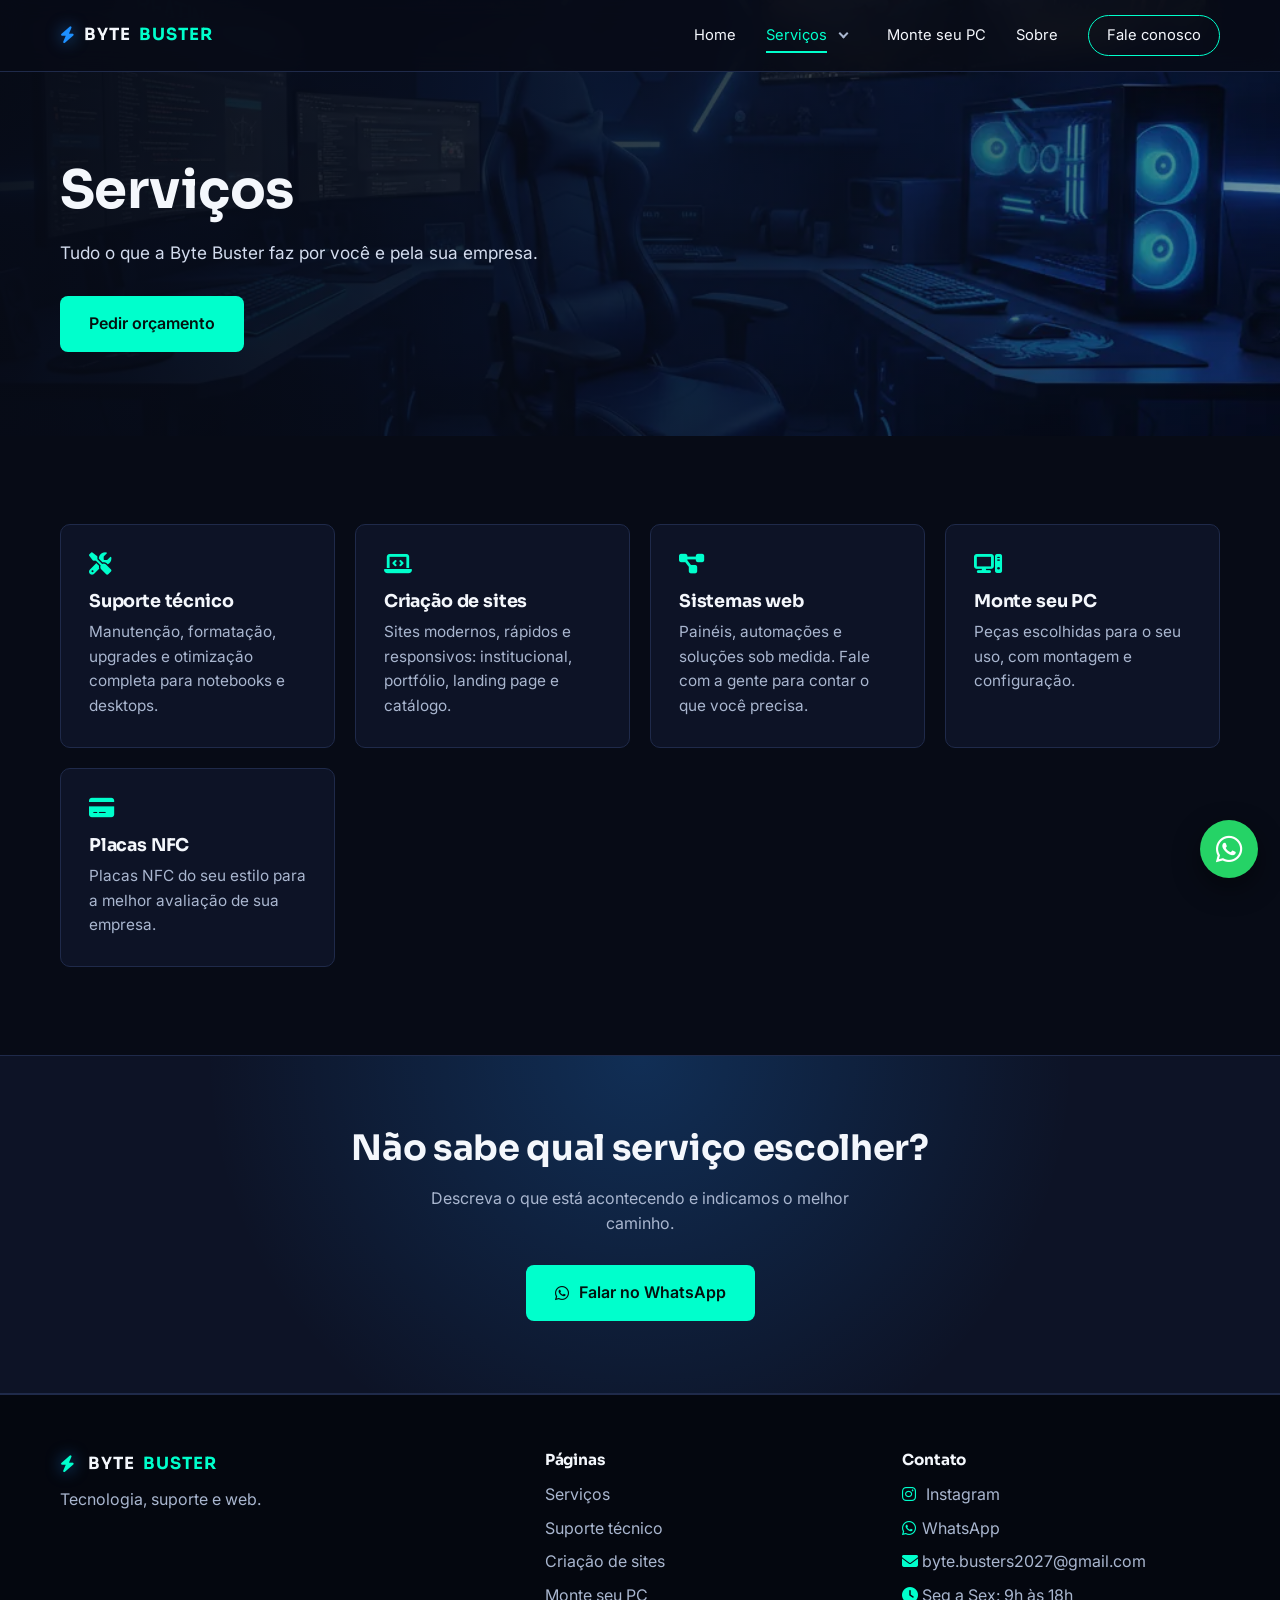
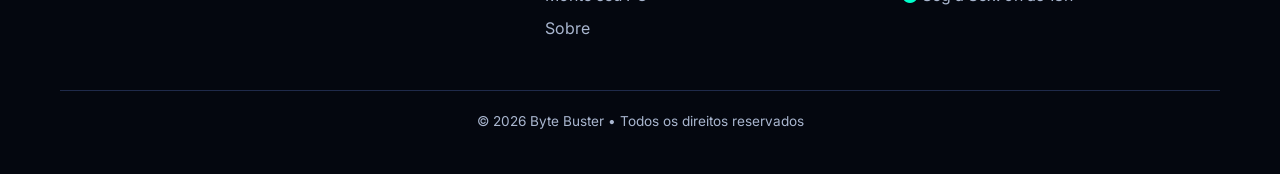
<file: Byte_Buster_netlify 1/servicos.html>
<!DOCTYPE html>
<html lang="pt-BR">
<head>
  <meta charset="UTF-8">
  <meta name="viewport" content="width=device-width, initial-scale=1">
  <title>Serviços • Byte Buster</title>
  <meta name="description" content="Suporte técnico, criação de sites, sistemas web e montagem de PCs. Conheça os serviços da Byte Buster.">
  <meta name="theme-color" content="#070b16">
  <meta property="og:type" content="website">
  <meta property="og:locale" content="pt_BR">
  <meta property="og:site_name" content="Byte Buster">
  <meta property="og:title" content="Serviços • Byte Buster">
  <meta property="og:description" content="Suporte técnico, criação de sites, sistemas web e montagem de PCs. Conheça os serviços da Byte Buster.">
  <link rel="icon" href="favicon.svg" type="image/svg+xml">
  <link rel="preconnect" href="https://fonts.googleapis.com">
  <link rel="preconnect" href="https://fonts.gstatic.com" crossorigin>
  <link href="https://fonts.googleapis.com/css2?family=Inter:wght@400;500;600&family=Sora:wght@600;700&display=swap" rel="stylesheet">
  <link rel="stylesheet" href="https://cdnjs.cloudflare.com/ajax/libs/font-awesome/6.5.1/css/all.min.css" crossorigin="anonymous" referrerpolicy="no-referrer">
  <link rel="stylesheet" href="src/css/base.css">
  <link rel="stylesheet" href="src/css/pages.css">
  
</head>
<body>
  <a class="skip-link" href="#conteudo">Ir para o conteúdo</a>

  <header class="site-header">
    <div class="wrap">
      <a class="logo" href="index.html" aria-label="Byte Buster — página inicial">
        <i class="fa-solid fa-bolt" aria-hidden="true"></i>BYTE<span>BUSTER</span>
      </a>

      <button class="menu-toggle" id="menuToggle" type="button" aria-label="Abrir menu" aria-expanded="false" aria-controls="siteNav">
        <span></span><span></span><span></span>
      </button>

      <nav class="site-nav" id="siteNav" aria-label="Principal">
        <a href="index.html">Home</a>

        <div class="dropdown">
          <a class="dd-link" href="servicos.html" aria-current="page">Serviços</a>
          <button class="dd-toggle" type="button" aria-label="Mostrar lista de serviços" aria-expanded="false"></button>
          <div class="dropdown-menu">
            <ul>
              <li><a href="suporte.html">Suporte técnico</a></li>
              <li><a href="criacao-de-site.html">Criação de sites</a></li>
              <li><a href="servicos.html#sistemas">Sistemas web</a></li>
            </ul>
          </div>
        </div>

        <a href="monte-seu-pc.html">Monte seu PC</a>
        <a href="sobre.html">Sobre</a>
        <a href="index.html#contato" class="nav-cta">Fale conosco</a>
      </nav>
    </div>
  </header>

  <main id="conteudo">
    
    <section class="page-hero" style="background-image: url('src/img/site.webp')">
      <div class="wrap">
        <h1>Serviços</h1>
        <p>Tudo o que a Byte Buster faz por você e pela sua empresa.</p>
        <a class="btn btn-primary" href="https://wa.me/5511920110136?text=Ol%C3%A1%2C%20Byte%20Buster%21%20Gostaria%20de%20saber%20mais%20sobre%20os%20servi%C3%A7os." target="_blank" rel="noopener">Pedir orçamento</a>
      </div>
    </section>


    <section class="section">
      <div class="wrap">
        <div class="card-grid">
          <a class="card" href="suporte.html">
            <i class="fa-solid fa-screwdriver-wrench" aria-hidden="true"></i>
            <h3>Suporte técnico</h3>
            <p>Manutenção, formatação, upgrades e otimização completa para notebooks e desktops.</p>
          </a>
          <a class="card" href="criacao-de-site.html">
            <i class="fa-solid fa-laptop-code" aria-hidden="true"></i>
            <h3>Criação de sites</h3>
            <p>Sites modernos, rápidos e responsivos: institucional, portfólio, landing page e catálogo.</p>
          </a>
          <a class="card" id="sistemas" href="https://wa.me/5511920110136?text=Ol%C3%A1%2C%20Byte%20Buster%21%20Quero%20saber%20mais%20sobre%20sistemas%20web." target="_blank" rel="noopener">
            <i class="fa-solid fa-diagram-project" aria-hidden="true"></i>
            <h3>Sistemas web</h3>
            <p>Painéis, automações e soluções sob medida. Fale com a gente para contar o que você precisa.</p>
          </a>
          <a class="card" href="monte-seu-pc.html">
            <i class="fa-solid fa-computer" aria-hidden="true"></i>
            <h3>Monte seu PC</h3>
            <p>Peças escolhidas para o seu uso, com montagem e configuração.</p>
          </a>
          <a class="card" id="placas-nfc" href="https://wa.me/5511920110136?text=Ol%C3%A1%2C%20Byte%20Buster%21%20Quero%20saber%20mais%20sobre%20as%20placas%20NFC." target="_blank" rel="noopener">
            <i class="fa-solid fa-credit-card" aria-hidden="true"></i>
            <h3>Placas NFC</h3>
            <p>Placas NFC do seu estilo para a melhor avaliação de sua empresa.</p>
          </a>
        </div>
      </div>
    </section>
    
    <section class="cta-band">
      <div class="wrap">
        <h2>Não sabe qual serviço escolher?</h2>
        <p>Descreva o que está acontecendo e indicamos o melhor caminho.</p>
        <a class="btn btn-primary" href="https://wa.me/5511920110136?text=Ol%C3%A1%2C%20Byte%20Buster%21%20Gostaria%20de%20saber%20mais%20sobre%20os%20servi%C3%A7os." target="_blank" rel="noopener"><i class="fa-brands fa-whatsapp" aria-hidden="true"></i>Falar no WhatsApp</a>
      </div>
    </section>

  </main>

  <footer class="site-footer">
    <div class="wrap">
      <div class="footer-grid">
        <div class="footer-brand">
          <a class="logo" href="index.html"><i class="fa-solid fa-bolt" aria-hidden="true"></i>BYTE<span>BUSTER</span></a>
          <p>Tecnologia, suporte e web.</p>
        </div>

        <div>
          <h4>Páginas</h4>
          <ul>
            <li><a href="servicos.html">Serviços</a></li>
            <li><a href="suporte.html">Suporte técnico</a></li>
            <li><a href="criacao-de-site.html">Criação de sites</a></li>
            <li><a href="monte-seu-pc.html">Monte seu PC</a></li>
            <li><a href="sobre.html">Sobre</a></li>
          </ul>
        </div>

        <div>
          <h4>Contato</h4>
          <ul>
            <li><i class="fa-brands fa-instagram" aria-hidden="true"></i> <a href="https://www.instagram.com/bytebusters.tech" target="_blank" rel="noopener">Instagram</a></li>
            <li><i class="fa-brands fa-whatsapp" aria-hidden="true"></i><a href="https://wa.me/5511920110136?text=Ol%C3%A1%2C%20Byte%20Buster%21%20Gostaria%20de%20saber%20mais%20sobre%20os%20servi%C3%A7os." target="_blank" rel="noopener">WhatsApp</a></li>
            <li><i class="fa-solid fa-envelope" aria-hidden="true"></i><a href="mailto:byte.busters2027@gmail.com">byte.busters2027@gmail.com</a></li>
            <li><i class="fa-solid fa-clock" aria-hidden="true"></i>Seg a Sex: 9h às 18h</li>
          </ul>
          <!--
            REDES SOCIAIS: quando tiver os links, remova este comentário e troque os "#".
            <ul>
              <li><a href="#" aria-label="Instagram"><i class="fa-brands fa-instagram"></i> Instagram</a></li>
              <li><a href="#" aria-label="YouTube"><i class="fa-brands fa-youtube"></i> YouTube</a></li>
            </ul>
          -->
        </div>
      </div>

      <p class="footer-copy">© <span data-year>2026</span> Byte Buster • Todos os direitos reservados</p>
    </div>
  </footer>

  <a class="whatsapp-float" href="https://wa.me/5511920110136?text=Ol%C3%A1%2C%20Byte%20Buster%21%20Gostaria%20de%20saber%20mais%20sobre%20os%20servi%C3%A7os." target="_blank" rel="noopener" aria-label="Falar no WhatsApp">
    <i class="fa-brands fa-whatsapp" aria-hidden="true"></i>
  </a>

  <div vw class="enabled">
    <div vw-access-button class="active"></div>
    <div vw-plugin-wrapper><div class="vw-plugin-top-wrapper"></div></div>
  </div>

  <script src="src/js/main.js"></script>
</body>
</html>
</file>
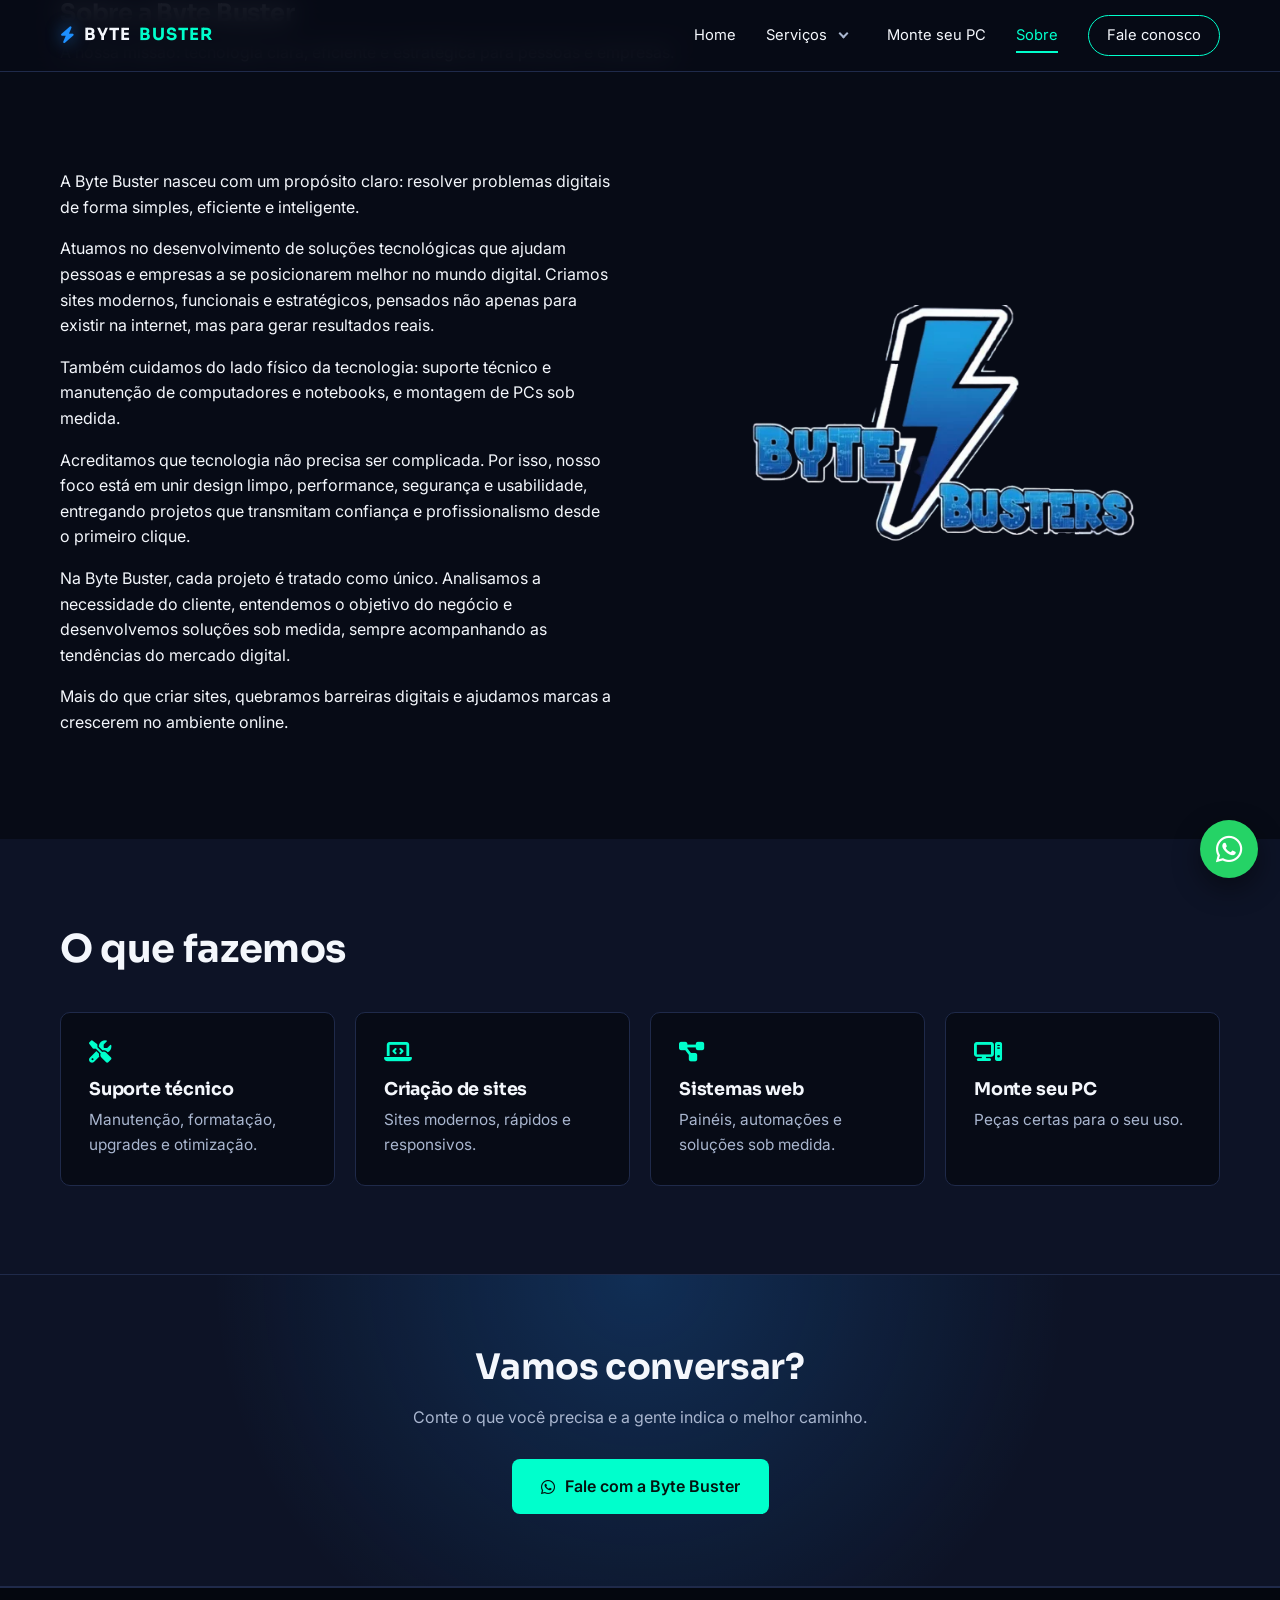
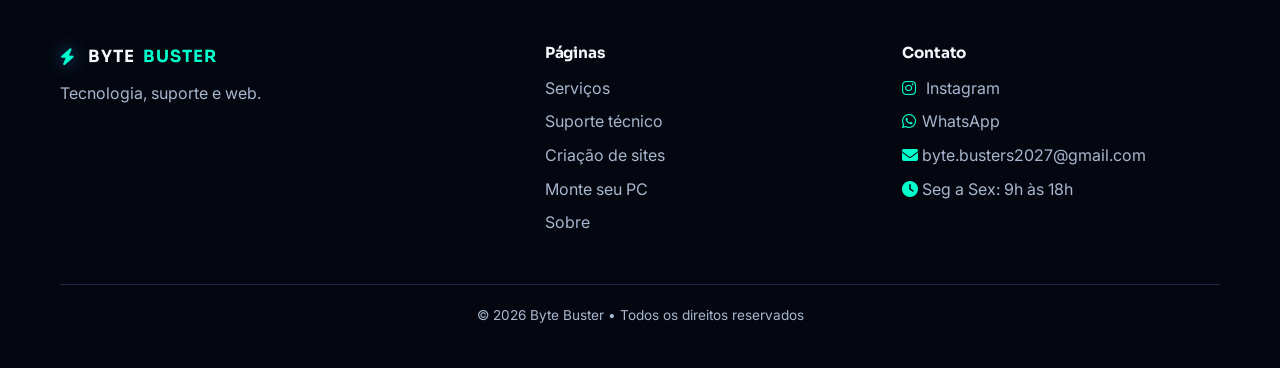
<file: Byte_Buster_netlify 1/sobre.html>
<!DOCTYPE html>
<html lang="pt-BR">
<head>
  <meta charset="UTF-8">
  <meta name="viewport" content="width=device-width, initial-scale=1">
  <title>Sobre • Byte Buster</title>
  <meta name="description" content="A Byte Buster resolve problemas digitais de forma simples, eficiente e inteligente: suporte técnico, sites, sistemas web e montagem de PCs.">
  <meta name="theme-color" content="#070b16">
  <meta property="og:type" content="website">
  <meta property="og:locale" content="pt_BR">
  <meta property="og:site_name" content="Byte Buster">
  <meta property="og:title" content="Sobre • Byte Buster">
  <meta property="og:description" content="A Byte Buster resolve problemas digitais de forma simples, eficiente e inteligente: suporte técnico, sites, sistemas web e montagem de PCs.">
  <link rel="icon" href="favicon.svg" type="image/svg+xml">
  <link rel="preconnect" href="https://fonts.googleapis.com">
  <link rel="preconnect" href="https://fonts.gstatic.com" crossorigin>
  <link href="https://fonts.googleapis.com/css2?family=Inter:wght@400;500;600&family=Sora:wght@600;700&display=swap" rel="stylesheet">
  <link rel="stylesheet" href="https://cdnjs.cloudflare.com/ajax/libs/font-awesome/6.5.1/css/all.min.css" crossorigin="anonymous" referrerpolicy="no-referrer">
  <link rel="stylesheet" href="src/css/base.css">
  <link rel="stylesheet" href="src/css/pages.css">
  
</head>
<body>
  <a class="skip-link" href="#conteudo">Ir para o conteúdo</a>

  <header class="site-header">
    <div class="wrap">
      <a class="logo" href="index.html" aria-label="Byte Buster — página inicial">
        <i class="fa-solid fa-bolt" aria-hidden="true"></i>BYTE<span>BUSTER</span>
      </a>

      <button class="menu-toggle" id="menuToggle" type="button" aria-label="Abrir menu" aria-expanded="false" aria-controls="siteNav">
        <span></span><span></span><span></span>
      </button>

      <nav class="site-nav" id="siteNav" aria-label="Principal">
        <a href="index.html">Home</a>

        <div class="dropdown">
          <a class="dd-link" href="servicos.html">Serviços</a>
          <button class="dd-toggle" type="button" aria-label="Mostrar lista de serviços" aria-expanded="false"></button>
          <div class="dropdown-menu">
            <ul>
              <li><a href="suporte.html">Suporte técnico</a></li>
              <li><a href="criacao-de-site.html">Criação de sites</a></li>
              <li><a href="servicos.html#sistemas">Sistemas web</a></li>
            </ul>
          </div>
        </div>

        <a href="monte-seu-pc.html">Monte seu PC</a>
        <a href="sobre.html" aria-current="page">Sobre</a>
        <a href="index.html#contato" class="nav-cta">Fale conosco</a>
      </nav>
    </div>
  </header>

  <main id="conteudo">
    <section class="sobre-hero">
      <div class="wrap">
        <h1>Sobre a Byte Buster</h1>
        <p class="lead">A nossa missão: tecnologia clara, eficiente e estratégica para pessoas e empresas.</p>
      </div>
    </section>

    <section class="section">
      <div class="wrap split">
        <div class="prose">
          <p>A Byte Buster nasceu com um propósito claro: resolver problemas digitais de forma simples, eficiente e inteligente.</p>
          <p>Atuamos no desenvolvimento de soluções tecnológicas que ajudam pessoas e empresas a se posicionarem melhor no mundo digital. Criamos sites modernos, funcionais e estratégicos, pensados não apenas para existir na internet, mas para gerar resultados reais.</p>
          <p>Também cuidamos do lado físico da tecnologia: suporte técnico e manutenção de computadores e notebooks, e montagem de PCs sob medida.</p>
          <p>Acreditamos que tecnologia não precisa ser complicada. Por isso, nosso foco está em unir design limpo, performance, segurança e usabilidade, entregando projetos que transmitam confiança e profissionalismo desde o primeiro clique.</p>
          <p>Na Byte Buster, cada projeto é tratado como único. Analisamos a necessidade do cliente, entendemos o objetivo do negócio e desenvolvemos soluções sob medida, sempre acompanhando as tendências do mercado digital.</p>
          <p>Mais do que criar sites, quebramos barreiras digitais e ajudamos marcas a crescerem no ambiente online.</p>
        </div>
        <div class="split-media">
          <img class="sobre-logo" src="src/img/logo-byte-busters.webp" alt="Logotipo Byte Busters com um raio azul" width="665" height="375" loading="lazy" style="border:0">
        </div>
      </div>
    </section>

    <section class="section alt">
      <div class="wrap">
        <div class="section-head"><h2>O que fazemos</h2></div>
        <div class="card-grid">
          <a class="card" href="suporte.html"><i class="fa-solid fa-screwdriver-wrench" aria-hidden="true"></i><h3>Suporte técnico</h3><p>Manutenção, formatação, upgrades e otimização.</p></a>
          <a class="card" href="criacao-de-site.html"><i class="fa-solid fa-laptop-code" aria-hidden="true"></i><h3>Criação de sites</h3><p>Sites modernos, rápidos e responsivos.</p></a>
          <a class="card" href="servicos.html#sistemas"><i class="fa-solid fa-diagram-project" aria-hidden="true"></i><h3>Sistemas web</h3><p>Painéis, automações e soluções sob medida.</p></a>
          <a class="card" href="monte-seu-pc.html"><i class="fa-solid fa-computer" aria-hidden="true"></i><h3>Monte seu PC</h3><p>Peças certas para o seu uso.</p></a>
        </div>
      </div>
    </section>
    
    <section class="cta-band">
      <div class="wrap">
        <h2>Vamos conversar?</h2>
        <p>Conte o que você precisa e a gente indica o melhor caminho.</p>
        <a class="btn btn-primary" href="https://wa.me/5511920110136?text=Ol%C3%A1%2C%20Byte%20Buster%21%20Gostaria%20de%20conversar%20com%20voc%C3%AAs." target="_blank" rel="noopener"><i class="fa-brands fa-whatsapp" aria-hidden="true"></i>Fale com a Byte Buster</a>
      </div>
    </section>

  </main>

  <footer class="site-footer">
    <div class="wrap">
      <div class="footer-grid">
        <div class="footer-brand">
          <a class="logo" href="index.html"><i class="fa-solid fa-bolt" aria-hidden="true"></i>BYTE<span>BUSTER</span></a>
          <p>Tecnologia, suporte e web.</p>
        </div>

        <div>
          <h4>Páginas</h4>
          <ul>
            <li><a href="servicos.html">Serviços</a></li>
            <li><a href="suporte.html">Suporte técnico</a></li>
            <li><a href="criacao-de-site.html">Criação de sites</a></li>
            <li><a href="monte-seu-pc.html">Monte seu PC</a></li>
            <li><a href="sobre.html">Sobre</a></li>
          </ul>
        </div>

        <div>
          <h4>Contato</h4>
          <ul>
            <li><i class="fa-brands fa-instagram" aria-hidden="true"></i> <a href="https://www.instagram.com/bytebusters.tech" target="_blank" rel="noopener">Instagram</a></li>
            <li><i class="fa-brands fa-whatsapp" aria-hidden="true"></i><a href="https://wa.me/5511920110136?text=Ol%C3%A1%2C%20Byte%20Buster%21%20Gostaria%20de%20conversar%20com%20voc%C3%AAs." target="_blank" rel="noopener">WhatsApp</a></li>
            <li><i class="fa-solid fa-envelope" aria-hidden="true"></i><a href="mailto:byte.busters2027@gmail.com">byte.busters2027@gmail.com</a></li>
            <li><i class="fa-solid fa-clock" aria-hidden="true"></i>Seg a Sex: 9h às 18h</li>
          </ul>
        </div>
      </div>

      <p class="footer-copy">© <span data-year>2026</span> Byte Buster • Todos os direitos reservados</p>
    </div>
  </footer>

  <a class="whatsapp-float" href="https://wa.me/5511920110136?text=Ol%C3%A1%2C%20Byte%20Buster%21%20Gostaria%20de%20conversar%20com%20voc%C3%AAs." target="_blank" rel="noopener" aria-label="Falar no WhatsApp">
    <i class="fa-brands fa-whatsapp" aria-hidden="true"></i>
  </a>

  <div vw class="enabled">
    <div vw-access-button class="active"></div>
    <div vw-plugin-wrapper><div class="vw-plugin-top-wrapper"></div></div>
  </div>

  <script src="src/js/main.js"></script>
</body>
</html>
</file>
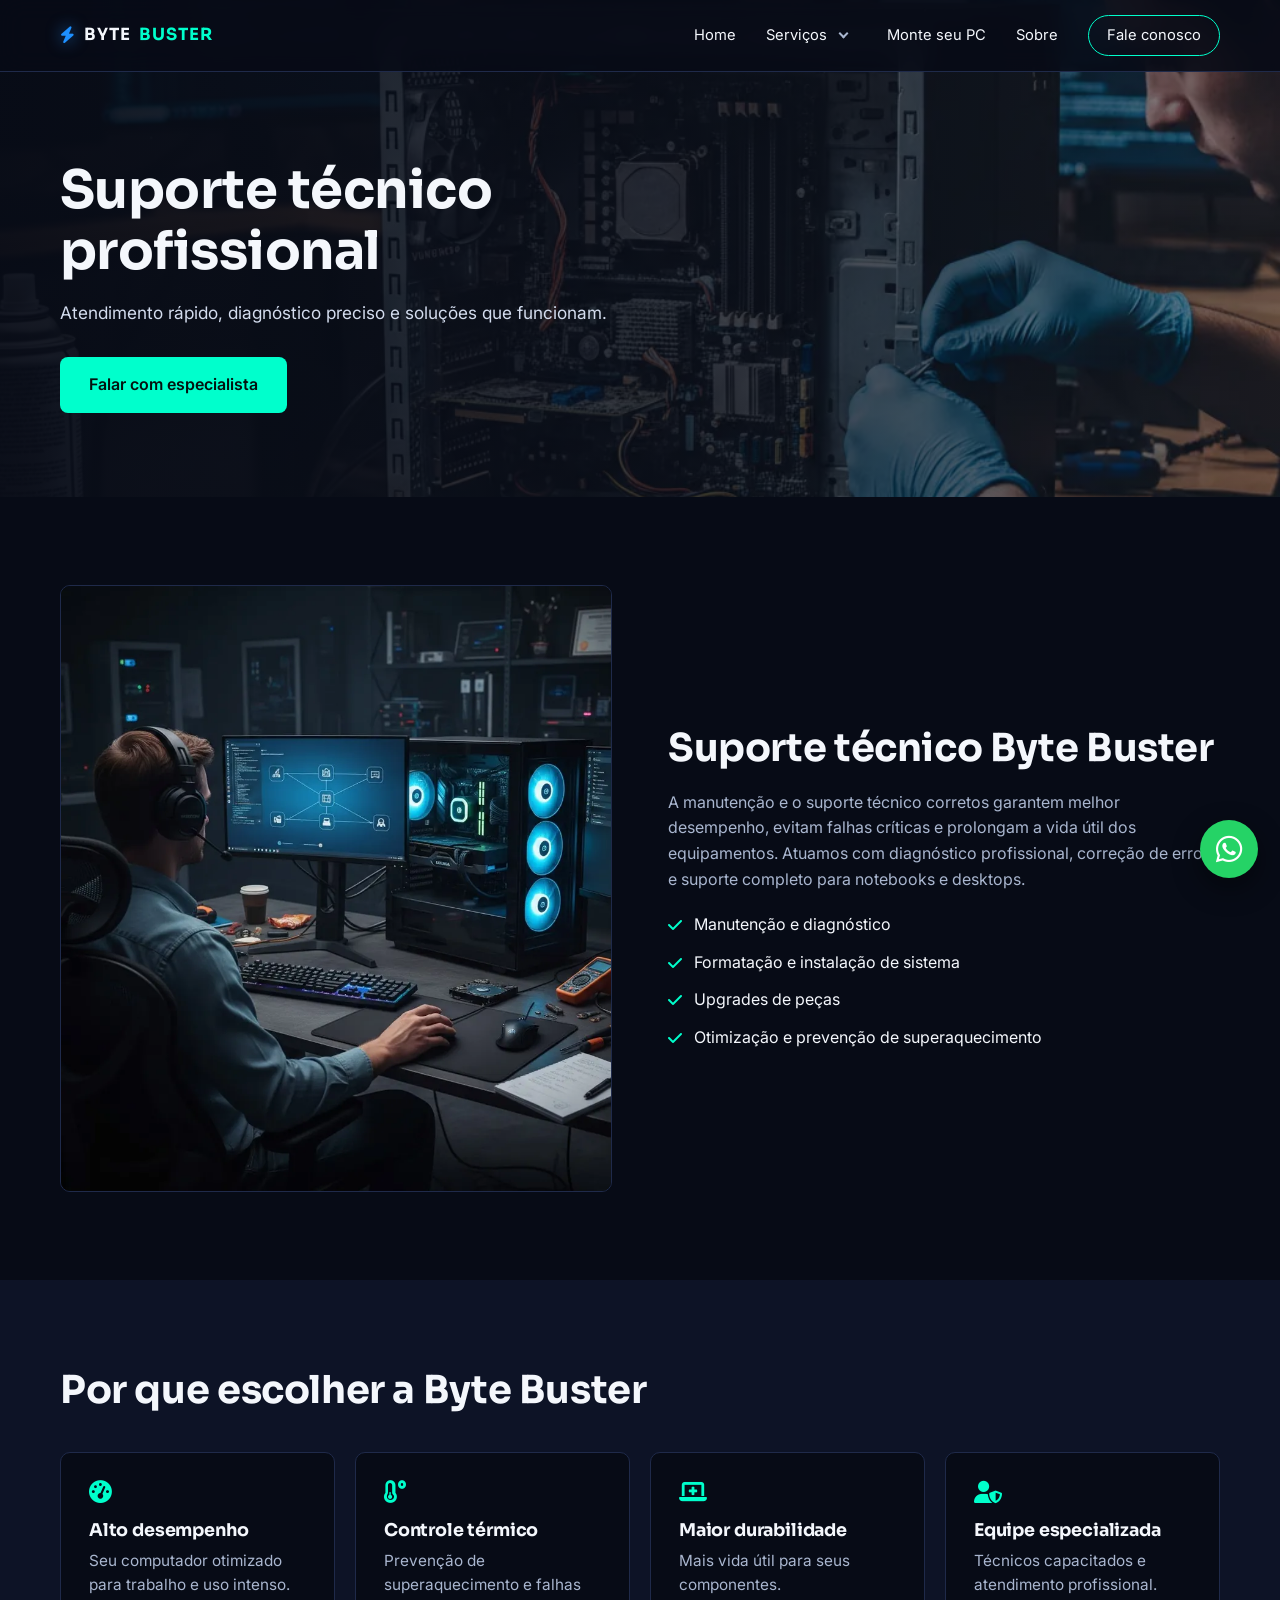
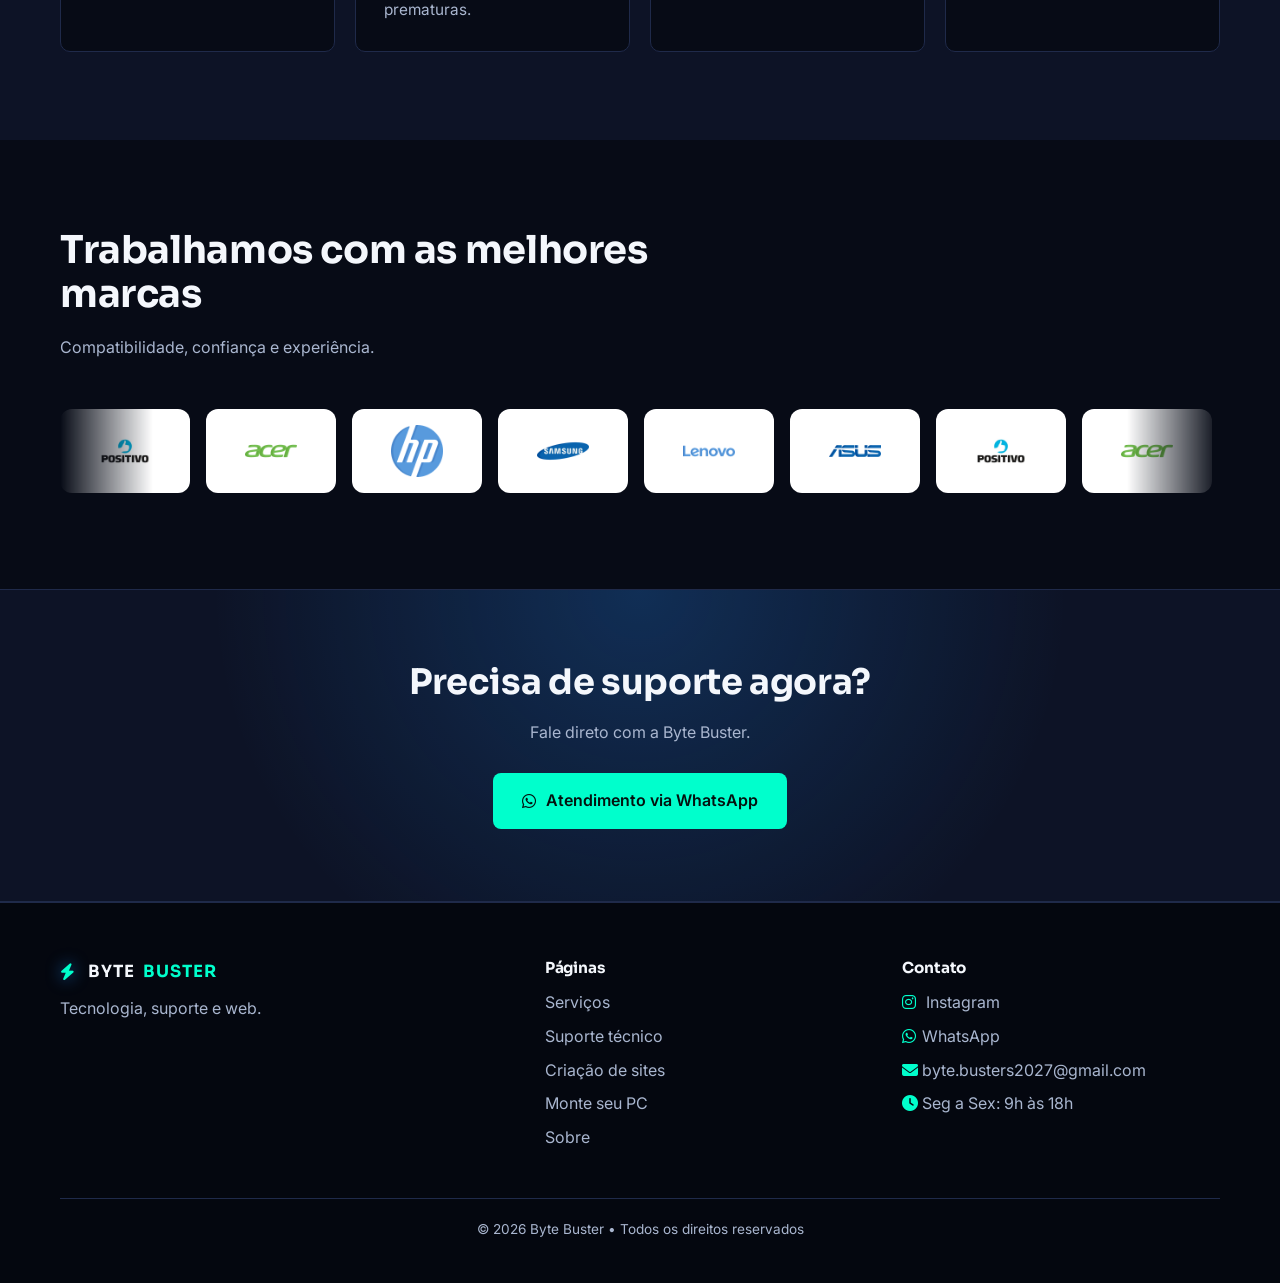
<file: Byte_Buster_netlify 1/suporte.html>
<!DOCTYPE html>
<html lang="pt-BR">
<head>
  <meta charset="UTF-8">
  <meta name="viewport" content="width=device-width, initial-scale=1">
  <title>Suporte técnico | Byte Buster</title>
  <meta name="description" content="Manutenção, formatação, upgrades e otimização de notebooks e desktops. Diagnóstico preciso e soluções que funcionam.">
  <meta name="theme-color" content="#070b16">
  <meta property="og:type" content="website">
  <meta property="og:locale" content="pt_BR">
  <meta property="og:site_name" content="Byte Buster">
  <meta property="og:title" content="Suporte técnico | Byte Buster">
  <meta property="og:description" content="Manutenção, formatação, upgrades e otimização de notebooks e desktops. Diagnóstico preciso e soluções que funcionam.">
  <link rel="icon" href="favicon.svg" type="image/svg+xml">
  <link rel="preconnect" href="https://fonts.googleapis.com">
  <link rel="preconnect" href="https://fonts.gstatic.com" crossorigin>
  <link href="https://fonts.googleapis.com/css2?family=Inter:wght@400;500;600&family=Sora:wght@600;700&display=swap" rel="stylesheet">
  <link rel="stylesheet" href="https://cdnjs.cloudflare.com/ajax/libs/font-awesome/6.5.1/css/all.min.css" crossorigin="anonymous" referrerpolicy="no-referrer">
  <link rel="stylesheet" href="src/css/base.css">
  <link rel="stylesheet" href="src/css/pages.css">
  
</head>
<body>
  <a class="skip-link" href="#conteudo">Ir para o conteúdo</a>

  <header class="site-header">
    <div class="wrap">
      <a class="logo" href="index.html" aria-label="Byte Buster — página inicial">
        <i class="fa-solid fa-bolt" aria-hidden="true"></i>BYTE<span>BUSTER</span>
      </a>

      <button class="menu-toggle" id="menuToggle" type="button" aria-label="Abrir menu" aria-expanded="false" aria-controls="siteNav">
        <span></span><span></span><span></span>
      </button>

      <nav class="site-nav" id="siteNav" aria-label="Principal">
        <a href="index.html">Home</a>

        <div class="dropdown">
          <a class="dd-link" href="servicos.html">Serviços</a>
          <button class="dd-toggle" type="button" aria-label="Mostrar lista de serviços" aria-expanded="false"></button>
          <div class="dropdown-menu">
            <ul>
              <li><a href="suporte.html" aria-current="true">Suporte técnico</a></li>
              <li><a href="criacao-de-site.html">Criação de sites</a></li>
              <li><a href="servicos.html#sistemas">Sistemas web</a></li>
            </ul>
          </div>
        </div>

        <a href="monte-seu-pc.html">Monte seu PC</a>
        <a href="sobre.html">Sobre</a>
        <a href="index.html#contato" class="nav-cta">Fale conosco</a>
      </nav>
    </div>
  </header>

  <main id="conteudo">
    
    <section class="page-hero" style="background-image: url('src/img/capa4.webp')">
      <div class="wrap">
        <h1>Suporte técnico profissional</h1>
        <p>Atendimento rápido, diagnóstico preciso e soluções que funcionam.</p>
        <a class="btn btn-primary" href="https://wa.me/5511920110136?text=Ol%C3%A1%2C%20Byte%20Buster%21%20Preciso%20de%20suporte%20t%C3%A9cnico%20para%20o%20meu%20computador." target="_blank" rel="noopener">Falar com especialista</a>
      </div>
    </section>


    <section class="section">
      <div class="wrap split">
        <div class="split-media">
          <img src="src/img/capa3.webp" alt="Técnico trabalhando em um computador com ferramentas de medição" width="900" height="991" loading="lazy">
        </div>
        <div class="split-text">
          <h2>Suporte técnico Byte Buster</h2>
          <p>A manutenção e o suporte técnico corretos garantem melhor desempenho, evitam falhas críticas e prolongam a vida útil dos equipamentos. Atuamos com diagnóstico profissional, correção de erros e suporte completo para notebooks e desktops.</p>
          <ul class="checklist">
            <li><i class="fa-solid fa-check" aria-hidden="true"></i>Manutenção e diagnóstico</li>
            <li><i class="fa-solid fa-check" aria-hidden="true"></i>Formatação e instalação de sistema</li>
            <li><i class="fa-solid fa-check" aria-hidden="true"></i>Upgrades de peças</li>
            <li><i class="fa-solid fa-check" aria-hidden="true"></i>Otimização e prevenção de superaquecimento</li>
          </ul>
        </div>
      </div>
    </section>

    <section class="section alt">
      <div class="wrap">
        <div class="section-head"><h2>Por que escolher a Byte Buster</h2></div>
        <div class="card-grid">
        <div class="card">
          <i class="fa-solid fa-gauge-high" aria-hidden="true"></i>
          <h3>Alto desempenho</h3>
          <p>Seu computador otimizado para trabalho e uso intenso.</p>
        </div>
        <div class="card">
          <i class="fa-solid fa-temperature-low" aria-hidden="true"></i>
          <h3>Controle térmico</h3>
          <p>Prevenção de superaquecimento e falhas prematuras.</p>
        </div>
        <div class="card">
          <i class="fa-solid fa-laptop-medical" aria-hidden="true"></i>
          <h3>Maior durabilidade</h3>
          <p>Mais vida útil para seus componentes.</p>
        </div>
        <div class="card">
          <i class="fa-solid fa-user-shield" aria-hidden="true"></i>
          <h3>Equipe especializada</h3>
          <p>Técnicos capacitados e atendimento profissional.</p>
        </div>
        </div>
      </div>
    </section>

    <section class="section">
      <div class="wrap">
        <div class="section-head">
          <h2>Trabalhamos com as melhores marcas</h2>
          <p>Compatibilidade, confiança e experiência.</p>
        </div>
        <div class="brands">
          <div class="brands-track">
            <!-- Lista original -->
            <div class="brand"><img src="src/icon/positivo.webp" alt="Positivo" width="64" height="64" loading="lazy"></div>
            <div class="brand"><img src="src/icon/acer.webp" alt="Acer" width="64" height="64" loading="lazy"></div>
            <div class="brand"><img src="src/icon/hp.webp" alt="HP" width="64" height="64" loading="lazy"></div>
            <div class="brand"><img src="src/icon/samsung.webp" alt="Samsung" width="64" height="64" loading="lazy"></div>
            <div class="brand"><img src="src/icon/lenovo.webp" alt="Lenovo" width="64" height="64" loading="lazy"></div>
            <div class="brand"><img src="src/icon/asus.webp" alt="Asus" width="64" height="64" loading="lazy"></div>

            <!-- Cópia idêntica para o loop ficar contínuo -->
            <div class="brand" aria-hidden="true"><img src="src/icon/positivo.webp" alt="" width="64" height="64" loading="lazy"></div>
            <div class="brand" aria-hidden="true"><img src="src/icon/acer.webp" alt="" width="64" height="64" loading="lazy"></div>
            <div class="brand" aria-hidden="true"><img src="src/icon/hp.webp" alt="" width="64" height="64" loading="lazy"></div>
            <div class="brand" aria-hidden="true"><img src="src/icon/samsung.webp" alt="" width="64" height="64" loading="lazy"></div>
            <div class="brand" aria-hidden="true"><img src="src/icon/lenovo.webp" alt="" width="64" height="64" loading="lazy"></div>
            <div class="brand" aria-hidden="true"><img src="src/icon/asus.webp" alt="" width="64" height="64" loading="lazy"></div>
          </div>
        </div>
      </div>
    </section>
    
    <section class="cta-band">
      <div class="wrap">
        <h2>Precisa de suporte agora?</h2>
        <p>Fale direto com a Byte Buster.</p>
        <a class="btn btn-primary" href="https://wa.me/5511920110136?text=Ol%C3%A1%2C%20Byte%20Buster%21%20Preciso%20de%20suporte%20t%C3%A9cnico%20para%20o%20meu%20computador." target="_blank" rel="noopener"><i class="fa-brands fa-whatsapp" aria-hidden="true"></i>Atendimento via WhatsApp</a>
      </div>
    </section>

  </main>

  <footer class="site-footer">
    <div class="wrap">
      <div class="footer-grid">
        <div class="footer-brand">
          <a class="logo" href="index.html"><i class="fa-solid fa-bolt" aria-hidden="true"></i>BYTE<span>BUSTER</span></a>
          <p>Tecnologia, suporte e web.</p>
        </div>

        <div>
          <h4>Páginas</h4>
          <ul>
            <li><a href="servicos.html">Serviços</a></li>
            <li><a href="suporte.html">Suporte técnico</a></li>
            <li><a href="criacao-de-site.html">Criação de sites</a></li>
            <li><a href="monte-seu-pc.html">Monte seu PC</a></li>
            <li><a href="sobre.html">Sobre</a></li>
          </ul>
        </div>

        <div>
          <h4>Contato</h4>
          <ul>
            <li><i class="fa-brands fa-instagram" aria-hidden="true"></i> <a href="https://www.instagram.com/bytebusters.tech" target="_blank" rel="noopener">Instagram</a></li>
            <li><i class="fa-brands fa-whatsapp" aria-hidden="true"></i><a href="https://wa.me/5511920110136?text=Ol%C3%A1%2C%20Byte%20Buster%21%20Preciso%20de%20suporte%20t%C3%A9cnico%20para%20o%20meu%20computador." target="_blank" rel="noopener">WhatsApp</a></li>
            <li><i class="fa-solid fa-envelope" aria-hidden="true"></i><a href="mailto:byte.busters2027@gmail.com">byte.busters2027@gmail.com</a></li>
            <li><i class="fa-solid fa-clock" aria-hidden="true"></i>Seg a Sex: 9h às 18h</li>
          </ul>
          <!--
            REDES SOCIAIS: quando tiver os links, remova este comentário e troque os "#".
            <ul>
              <li><a href="#" aria-label="Instagram"><i class="fa-brands fa-instagram"></i> Instagram</a></li>
              <li><a href="#" aria-label="YouTube"><i class="fa-brands fa-youtube"></i> YouTube</a></li>
            </ul>
          -->
        </div>
      </div>

      <p class="footer-copy">© <span data-year>2026</span> Byte Buster • Todos os direitos reservados</p>
    </div>
  </footer>

  <a class="whatsapp-float" href="https://wa.me/5511920110136?text=Ol%C3%A1%2C%20Byte%20Buster%21%20Preciso%20de%20suporte%20t%C3%A9cnico%20para%20o%20meu%20computador." target="_blank" rel="noopener" aria-label="Falar no WhatsApp">
    <i class="fa-brands fa-whatsapp" aria-hidden="true"></i>
  </a>

  <div vw class="enabled">
    <div vw-access-button class="active"></div>
    <div vw-plugin-wrapper><div class="vw-plugin-top-wrapper"></div></div>
  </div>

  <script src="src/js/main.js"></script>
</body>
</html>
</file>
<file: Byte_Buster_netlify 1/src/css/base.css>
/* ==========================================================
   BYTE BUSTER — base.css
   Estilos globais usados em TODAS as páginas:
   variáveis, reset, header/menu, botões, cards, formulário,
   rodapé e botão flutuante do WhatsApp.
   ========================================================== */

/* ---------- Variáveis (edite as cores aqui) ---------- */
:root {
  --bg: #070b16;
  --bg-soft: #0d1326;
  --panel: #111a33;
  --border: #1f2a4a;
  --text: #f4f7fc;
  --muted: #a9b6cf;

  --primary: #00ffcc;      /* botões e destaques */
  --primary-ink: #04120f;  /* texto sobre o botão primário */
  --blue: #1e90ff;         /* azul do raio da marca */

  --radius: 10px;
  --header-h: 72px;
  --wrap: 1160px;

  --font-body: "Inter", "Segoe UI", system-ui, -apple-system, Arial, sans-serif;
  --font-head: "Sora", "Segoe UI", system-ui, Arial, sans-serif;
}

/* ---------- Reset ---------- */
*, *::before, *::after { box-sizing: border-box; }

html {
  scroll-behavior: smooth;
  scroll-padding-top: calc(var(--header-h) + 16px);
}

body {
  margin: 0;
  background: var(--bg);
  color: var(--text);
  font-family: var(--font-body);
  line-height: 1.6;
  -webkit-font-smoothing: antialiased;
  overflow-x: hidden;
}

body.menu-open { overflow: hidden; }

img { max-width: 100%; height: auto; display: block; }
a { color: inherit; text-decoration: none; }
ul, ol { margin: 0; padding: 0; list-style: none; }
p { margin: 0 0 1em; }

h1, h2, h3, h4 {
  font-family: var(--font-head);
  line-height: 1.15;
  letter-spacing: -0.01em;
  margin: 0 0 0.5em;
}

:focus-visible {
  outline: 2px solid var(--primary);
  outline-offset: 3px;
  border-radius: 4px;
}

.wrap { width: min(var(--wrap), 100% - 48px); margin-inline: auto; }

.skip-link {
  position: absolute;
  left: 12px;
  top: -60px;
  z-index: 2000;
  padding: 10px 16px;
  border-radius: 6px;
  background: var(--primary);
  color: var(--primary-ink);
  font-weight: 600;
}
.skip-link:focus { top: 12px; }

/* ==========================================================
   HEADER + MENU
   (o blur fica num pseudo-elemento: backdrop-filter direto no
   header quebraria o menu mobile em tela cheia)
   ========================================================== */
.site-header {
  position: fixed;
  inset: 0 0 auto 0;
  height: var(--header-h);
  z-index: 1000;
  border-bottom: 1px solid var(--border);
}

.site-header::before {
  content: "";
  position: absolute;
  inset: 0;
  z-index: -1;
  background: rgba(7, 11, 22, 0.88);
  backdrop-filter: blur(12px);
}

.site-header .wrap {
  height: 100%;
  display: flex;
  align-items: center;
  justify-content: space-between;
  gap: 24px;
}

.logo {
  position: relative;
  z-index: 2;
  display: inline-flex;
  align-items: center;
  gap: 8px;
  font-family: var(--font-head);
  font-weight: 700;
  font-size: 1.05rem;
  letter-spacing: 0.06em;
}
.logo i { color: var(--blue); filter: drop-shadow(0 0 8px rgba(30, 144, 255, 0.7)); }
.logo span { color: var(--primary); }

.site-nav { display: flex; align-items: center; gap: 30px; }

.site-nav a { font-size: 0.92rem; }

.site-nav > a,
.dropdown > .dd-link {
  position: relative;
  padding: 6px 0;
}

.site-nav > a::after,
.dropdown > .dd-link::after {
  content: "";
  position: absolute;
  left: 0;
  bottom: 0;
  width: 0;
  height: 2px;
  background: var(--primary);
  transition: width 0.3s;
}

.site-nav > a:hover::after,
.dropdown > .dd-link:hover::after,
.site-nav a[aria-current]::after { width: 100%; }

.site-nav a[aria-current] { color: var(--primary); }

.site-nav .nav-cta {
  padding: 8px 18px;
  border: 1px solid var(--primary);
  border-radius: 999px;
  transition: background 0.25s, color 0.25s;
}
.site-nav .nav-cta::after { display: none; }
.site-nav .nav-cta:hover { background: var(--primary); color: var(--primary-ink); }

/* Dropdown (abre com hover, foco de teclado ou toque) */
.dropdown { position: relative; display: flex; align-items: center; gap: 2px; }

.dd-toggle {
  display: grid;
  place-items: center;
  width: 28px;
  height: 28px;
  padding: 0;
  background: none;
  border: 0;
  color: var(--muted);
  cursor: pointer;
}

/* seta desenhada em CSS (não depende de ícone externo) */
.dd-toggle::before {
  content: "";
  width: 7px;
  height: 7px;
  margin-top: -3px;
  border-right: 2px solid currentColor;
  border-bottom: 2px solid currentColor;
  transform: rotate(45deg);
  transition: transform 0.25s;
}

.dropdown.open .dd-toggle::before { transform: rotate(-135deg); margin-top: 3px; }

.dropdown-menu {
  position: absolute;
  top: 100%;
  left: -16px;
  padding-top: 16px;
  opacity: 0;
  visibility: hidden;
  transform: translateY(8px);
  transition: opacity 0.25s, transform 0.25s, visibility 0.25s;
}

.dropdown-menu ul {
  min-width: 230px;
  padding: 6px;
  background: #0c1224;
  border: 1px solid var(--border);
  border-radius: var(--radius);
}

.dropdown-menu a { display: block; padding: 10px 14px; border-radius: 6px; }
.dropdown-menu a:hover { background: rgba(30, 144, 255, 0.12); color: var(--primary); }

.dropdown:hover .dropdown-menu,
.dropdown:focus-within .dropdown-menu,
.dropdown.open .dropdown-menu {
  opacity: 1;
  visibility: visible;
  transform: none;
}

/* Botão hambúrguer */
.menu-toggle {
  position: relative;
  z-index: 2;
  display: none;
  width: 44px;
  height: 44px;
  padding: 0;
  background: none;
  border: 0;
  cursor: pointer;
  flex-direction: column;
  justify-content: center;
  align-items: center;
  gap: 6px;
}

.menu-toggle span {
  display: block;
  width: 24px;
  height: 2px;
  background: var(--text);
  transition: transform 0.3s, opacity 0.3s;
}

.menu-toggle[aria-expanded="true"] span:nth-child(1) { transform: translateY(8px) rotate(45deg); }
.menu-toggle[aria-expanded="true"] span:nth-child(2) { opacity: 0; }
.menu-toggle[aria-expanded="true"] span:nth-child(3) { transform: translateY(-8px) rotate(-45deg); }

@media (max-width: 900px) {
  .menu-toggle { display: flex; }

  .site-nav {
    position: fixed;
    inset: 0;
    z-index: 1;
    flex-direction: column;
    justify-content: center;
    gap: 22px;
    padding: calc(var(--header-h) + 24px) 24px 32px;
    background: var(--bg);
    text-align: center;
    overflow-y: auto;
    transform: translateX(100%);
    visibility: hidden;
    transition: transform 0.35s ease, visibility 0.35s;
  }

  .site-nav.open { transform: none; visibility: visible; }

  .site-nav a { font-size: 1.35rem; }

  .dropdown { flex-direction: column; }

  .dropdown-menu {
    position: static;
    display: none;
    padding: 0;
    opacity: 1;
    visibility: visible;
    transform: none;
  }
  .dropdown.open .dropdown-menu { display: block; }

  .dropdown-menu ul { min-width: 0; background: none; border: 0; padding: 4px 0 0; }
  .dropdown-menu a { font-size: 1.05rem; color: var(--muted); }
}

/* ==========================================================
   COMPONENTES
   ========================================================== */

/* Botões */
.btn {
  display: inline-flex;
  align-items: center;
  justify-content: center;
  gap: 10px;
  padding: 14px 28px;
  border: 1px solid transparent;
  border-radius: 8px;
  font-family: inherit;
  font-size: 1rem;
  font-weight: 600;
  cursor: pointer;
  transition: box-shadow 0.25s, border-color 0.25s, color 0.25s;
}

.btn-primary { background: var(--primary); color: var(--primary-ink); }
.btn-primary:hover { box-shadow: 0 0 26px rgba(0, 255, 204, 0.45); }

.btn-ghost { border-color: var(--border); color: var(--text); }
.btn-ghost:hover { border-color: var(--primary); color: var(--primary); }

/* Seções */
.section { padding: 88px 0; }
.section.alt { background: var(--bg-soft); }

.section-head { max-width: 640px; margin-bottom: 40px; }
.section-head h2 { font-size: clamp(1.7rem, 3.4vw, 2.4rem); }
.section-head p { color: var(--muted); }

/* Cards */
.card-grid {
  display: grid;
  grid-template-columns: repeat(auto-fit, minmax(240px, 1fr));
  gap: 20px;
}

.card {
  padding: 28px;
  background: var(--bg-soft);
  border: 1px solid var(--border);
  border-radius: var(--radius);
}

.section.alt .card { background: var(--bg); }

.card > i { display: block; margin-bottom: 16px; color: var(--primary); font-size: 1.4rem; }
.card h3 { font-size: 1.1rem; }
.card p { margin: 0; color: var(--muted); font-size: 0.96rem; }

a.card { display: block; transition: border-color 0.25s; }
a.card:hover { border-color: var(--primary); }

/* Passos (usar só quando o conteúdo é uma sequência) */
.steps {
  counter-reset: passo;
  display: grid;
  grid-template-columns: repeat(auto-fit, minmax(220px, 1fr));
  gap: 20px;
}

.steps li {
  counter-increment: passo;
  position: relative;
  padding: 28px 24px 24px;
  background: var(--bg-soft);
  border: 1px solid var(--border);
  border-radius: var(--radius);
}

.steps li::before {
  content: counter(passo);
  display: grid;
  place-items: center;
  width: 34px;
  height: 34px;
  margin-bottom: 16px;
  border-radius: 50%;
  background: var(--primary);
  color: var(--primary-ink);
  font-family: var(--font-head);
  font-weight: 700;
}

.steps h3 { font-size: 1.05rem; }
.steps p { margin: 0; color: var(--muted); font-size: 0.95rem; }

/* Imagem + texto lado a lado */
.split {
  display: grid;
  grid-template-columns: 1fr 1fr;
  gap: 56px;
  align-items: center;
}

.split.reverse .split-media { order: 2; }

.split-media img {
  width: 100%;
  border-radius: var(--radius);
  border: 1px solid var(--border);
}

.split-text h2 { font-size: clamp(1.7rem, 3.4vw, 2.4rem); }
.split-text p { color: var(--muted); }
.split-text .btn { margin-top: 12px; }

@media (max-width: 900px) {
  .section { padding: 64px 0; }
  .split { grid-template-columns: 1fr; gap: 32px; }
  .split.reverse .split-media { order: 0; }
}

/* Faixa de chamada final */
.cta-band {
  padding: 72px 24px;
  text-align: center;
  background:
    radial-gradient(circle at 50% 0%, rgba(30, 144, 255, 0.22), transparent 60%),
    var(--bg-soft);
  border-block: 1px solid var(--border);
}
.cta-band h2 { font-size: clamp(1.6rem, 3.2vw, 2.2rem); }
.cta-band p { max-width: 46ch; margin: 0 auto 28px; color: var(--muted); }

/* Formulário (envia para o WhatsApp — veja main.js) */
.form { display: grid; gap: 16px; }
.form-row { display: grid; grid-template-columns: 1fr 1fr; gap: 16px; }
.field { display: grid; gap: 6px; }
.field label { font-size: 0.9rem; font-weight: 500; }

.field input,
.field select,
.field textarea {
  width: 100%;
  padding: 13px 14px;
  background: var(--bg-soft);
  border: 1px solid var(--border);
  border-radius: 8px;
  color: var(--text);
  font: inherit;
}

.field textarea { min-height: 130px; resize: vertical; }
.field input::placeholder,
.field textarea::placeholder { color: #6f7d99; }
.field input:focus,
.field select:focus,
.field textarea:focus { outline: 2px solid var(--primary); outline-offset: 1px; border-color: transparent; }

.form-note { margin: 0; color: var(--muted); font-size: 0.85rem; }
.form-status { min-height: 1.4em; margin: 0; font-size: 0.92rem; color: var(--primary); }
.form-status[data-type="error"] { color: #ff8f8f; }

@media (max-width: 640px) {
  .form-row { grid-template-columns: 1fr; }
}

/* ==========================================================
   RODAPÉ
   ========================================================== */
.site-footer { padding: 56px 0 28px; background: #04070f; border-top: 1px solid var(--border); color: var(--muted); }

.footer-grid {
  display: grid;
  grid-template-columns: 1.4fr 1fr 1fr;
  gap: 40px;
}

.footer-brand .logo { color: var(--text); margin-bottom: 10px; }
.footer-brand p { margin: 0; }

.site-footer h4 {
  margin-bottom: 14px;
  color: var(--text);
  font-size: 0.95rem;
}

.site-footer li { margin-bottom: 8px; }
.site-footer a:hover { color: var(--primary); }
.site-footer i { width: 20px; color: var(--primary); }

.footer-copy {
  margin-top: 40px;
  padding-top: 20px;
  border-top: 1px solid var(--border);
  font-size: 0.85rem;
  text-align: center;
}

@media (max-width: 760px) {
  .footer-grid { grid-template-columns: 1fr; gap: 28px; }
}

/* ==========================================================
   WHATSAPP FLUTUANTE
   ========================================================== */
.whatsapp-float {
  position: fixed;
  right: 22px;
  bottom: 22px;
  z-index: 900;
  display: grid;
  place-items: center;
  width: 58px;
  height: 58px;
  border-radius: 50%;
  background: #25d366;
  color: #fff;
  font-size: 1.9rem;
  box-shadow: 0 10px 28px rgba(0, 0, 0, 0.45);
  transition: transform 0.25s, box-shadow 0.25s;
}
.whatsapp-float:hover { transform: scale(1.08); box-shadow: 0 14px 34px rgba(37, 211, 102, 0.45); }

/* ---------- Movimento reduzido ---------- */
@media (prefers-reduced-motion: reduce) {
  *, *::before, *::after {
    animation: none !important;
    transition: none !important;
    scroll-behavior: auto !important;
  }
}
</file>
<file: Byte_Buster_netlify 1/src/css/home.css>
/* ==========================================================
   BYTE BUSTER — home.css
   Só a página inicial: hero, destaques, contato e a tela de
   entrada (mostrada apenas na primeira visita).
   ========================================================== */

/* ---------- Hero ---------- */
.hero {
  min-height: 100vh;
  min-height: 100svh;
  display: flex;
  align-items: center;
  padding: calc(var(--header-h) + 40px) 0 72px;
  background:
    linear-gradient(90deg, rgba(7, 11, 22, 0.95) 0%, rgba(7, 11, 22, 0.72) 55%, rgba(7, 11, 22, 0.3) 100%),
    url("../img/site.webp") center / cover no-repeat;
}

.hero h1 {
  max-width: 15ch;
  margin-bottom: 20px;
  font-size: clamp(2.3rem, 5.6vw, 4.1rem);
}

.hero-sub {
  max-width: 44ch;
  margin-bottom: 36px;
  color: #d3dcee;
  font-size: 1.1rem;
}

.hero-actions { display: flex; flex-wrap: wrap; gap: 14px; }

/* ---------- Destaques (cards clicáveis) ---------- */
.highlights {
  display: grid;
  grid-template-columns: 1.5fr 1fr;
  grid-template-rows: repeat(2, minmax(250px, auto));
  gap: 20px;
}

.highlight {
  position: relative;
  display: flex;
  flex-direction: column;
  justify-content: flex-end;
  overflow: hidden;
  padding: 32px;
  background: var(--bg-soft);
  border: 1px solid var(--border);
  border-radius: var(--radius);
  transition: border-color 0.25s;
}

.highlight:hover { border-color: var(--primary); }

.highlight.big { grid-row: span 2; }

.highlight img {
  position: absolute;
  inset: 0;
  z-index: 0;
  width: 100%;
  height: 100%;
  object-fit: cover;
}

.highlight::before {
  content: "";
  position: absolute;
  inset: 0;
  z-index: 1;
  background: linear-gradient(to top, rgba(7, 11, 22, 0.95) 15%, rgba(7, 11, 22, 0.25) 100%);
}

.highlight > *:not(img) { position: relative; z-index: 2; }

.highlight h3 { font-size: 1.35rem; }
.highlight p { max-width: 40ch; margin-bottom: 14px; color: #cdd7ea; }

.highlight .more { color: var(--primary); font-weight: 600; font-size: 0.92rem; }
.highlight:hover .more { text-decoration: underline; text-underline-offset: 4px; }

.highlight.plain::before { display: none; }
.highlight.plain > i { margin-bottom: auto; color: var(--blue); font-size: 2rem; }

@media (max-width: 900px) {
  .highlights { grid-template-columns: 1fr; grid-template-rows: none; }
  .highlight.big { grid-row: auto; min-height: 340px; }
}

/* ---------- Contato ---------- */
.contact-layout {
  display: grid;
  grid-template-columns: 0.8fr 1.2fr;
  gap: 56px;
  align-items: start;
}

.contact-info h2 { font-size: clamp(1.7rem, 3.4vw, 2.4rem); }
.contact-info p { color: var(--muted); }

.contact-list { display: grid; gap: 14px; margin-top: 24px; }
.contact-list li { display: flex; align-items: center; gap: 14px; }
.contact-list i { width: 22px; color: var(--primary); text-align: center; }
.contact-list a:hover { color: var(--primary); }

@media (max-width: 900px) {
  .contact-layout { grid-template-columns: 1fr; gap: 32px; }
}

/* ==========================================================
   TELA DE ENTRADA
   Só aparece quando a <html> recebe a classe "intro-pending"
   (feito no <head> da Home, na primeira visita ou com ?intro).
   Sem JavaScript, ela nunca aparece.
   ========================================================== */
#intro {
  position: fixed;
  inset: 0;
  z-index: 3000;
  display: none;
  align-items: center;
  justify-content: center;
  background: radial-gradient(circle at center, #0b1c24, #050b0f);
  color: #00eaff;
}

html.intro-pending #intro { display: flex; }
html.intro-pending body { overflow: hidden; }

.intro-skip {
  position: absolute;
  top: 20px;
  right: 20px;
  padding: 10px 18px;
  background: none;
  border: 1px solid rgba(0, 234, 255, 0.4);
  border-radius: 999px;
  color: #bff7ff;
  font: inherit;
  font-size: 0.9rem;
  cursor: pointer;
}
.intro-skip:hover { border-color: #00eaff; color: #fff; }

.intro-start {
  padding: 24px;
  background: none;
  border: 0;
  color: inherit;
  font: inherit;
  text-align: center;
  cursor: pointer;
}

.intro-start:focus-visible { outline-offset: 6px; border-radius: 18px; }

.fingerprint {
  display: block;
  width: 120px;
  height: 120px;
  margin: 0 auto 22px;
  border: 2px solid #00eaff;
  border-radius: 50%;
  animation: intro-pulse 1.8s infinite;
}

@keyframes intro-pulse {
  0%, 100% { box-shadow: 0 0 10px #00eaff; }
  50% { box-shadow: 0 0 32px #00eaff; }
}

.intro-start strong { display: block; font-family: var(--font-head); letter-spacing: 0.12em; }
.intro-start small { display: block; margin-top: 6px; color: #7fb9c4; }

.hud { width: min(420px, 100% - 48px); }

.hud .logs {
  margin-bottom: 20px;
  font-family: ui-monospace, "Cascadia Mono", Consolas, monospace;
  font-size: 0.78rem;
  opacity: 0.85;
}
.hud .logs p { margin: 4px 0; }

.hud-row { display: flex; justify-content: space-between; font-size: 0.8rem; }

.hud-bar { height: 6px; margin-top: 8px; background: rgba(0, 234, 255, 0.15); }
.hud-bar div {
  width: 0;
  height: 100%;
  background: #00eaff;
  box-shadow: 0 0 10px #00eaff;
  transition: width 0.2s linear;
}
</file>
<file: Byte_Buster_netlify 1/src/css/pages.css>
/* ==========================================================
   BYTE BUSTER — pages.css
   Páginas internas: Serviços, Suporte, Criação de Sites,
   Monte seu PC e Sobre.
   A imagem de fundo do topo vem do style inline de cada página.
   ========================================================== */

/* ---------- Topo da página ----------
   A foto de fundo vem do atributo style="background-image:..." de cada
   página (assim o caminho é relativo ao HTML). O escurecimento fica
   no ::before para o texto ficar sempre legível. */
.page-hero {
  position: relative;
  isolation: isolate;
  padding: calc(var(--header-h) + 88px) 0 84px;
  background: #0a1226 center / cover no-repeat;
}

.page-hero::before {
  content: "";
  position: absolute;
  inset: 0;
  z-index: -1;
  background: linear-gradient(90deg, rgba(7, 11, 22, 0.95) 0%, rgba(7, 11, 22, 0.75) 60%, rgba(7, 11, 22, 0.4) 100%);
}

.page-hero h1 {
  max-width: 16ch;
  margin-bottom: 18px;
  font-size: clamp(2.1rem, 4.8vw, 3.3rem);
}

.page-hero p {
  max-width: 50ch;
  margin-bottom: 30px;
  color: #d3dcee;
  font-size: 1.08rem;
}

/* ---------- Lista com check ---------- */
.checklist { display: grid; gap: 12px; margin: 20px 0 0; }
.checklist li { display: flex; gap: 12px; align-items: flex-start; color: var(--text); }
.checklist i { margin-top: 5px; color: var(--primary); }

/* =========================================================
   MARCAS — Loop infinito
   ========================================================= */

.brands {
  position: relative;
  overflow: hidden;
  padding: 8px 0;
  mask-image: linear-gradient(
    90deg,
    transparent 0%,
    #000 8%,
    #000 92%,
    transparent 100%
  );
  -webkit-mask-image: linear-gradient(
    90deg,
    transparent 0%,
    #000 8%,
    #000 92%,
    transparent 100%
  );
}

.brands-track {
  display: flex;
  align-items: center;
  gap: 16px;
  width: max-content;
  animation: brands-scroll 28s linear infinite;
}

.brands-track:hover {
  animation-play-state: paused;
}

@keyframes brands-scroll {
  from { transform: translateX(0); }
  to   { transform: translateX(-50%); }
}

.brand {
  flex-shrink: 0;
  width: 130px;
  height: 84px;
  padding: 16px;
  background: #fff;
  border-radius: 12px;
  display: flex;
  align-items: center;
  justify-content: center;
}

.brand img {
  max-width: 100%;
  max-height: 100%;
  object-fit: contain;
}

/* Acessibilidade — quem pediu menos movimento vê grade estática */
@media (prefers-reduced-motion: reduce) {
  .brands {
    mask-image: none;
    -webkit-mask-image: none;
    overflow: visible;
  }
  .brands-track {
    animation: none;
    flex-wrap: wrap;
    justify-content: center;
    width: 100%;
  }
}

/* =========================================================
   PERFIS DE PC — cards em bloco
   ========================================================= */

.perfil-grid {
  display: grid;
  grid-template-columns: repeat(3, 1fr);
  gap: 24px;
  margin-top: 32px;
}

.perfil {
  position: relative;
  padding: 32px 28px;
  background: #0e1424;
  border: 1px solid rgba(255, 255, 255, .08);
  border-radius: 16px;
  transition: transform .3s ease, border-color .3s ease, box-shadow .3s ease;
  overflow: hidden;
}

/* Linha azul decorativa no topo do card */
.perfil::before {
  content: "";
  position: absolute;
  top: 0;
  left: 0;
  right: 0;
  height: 3px;
  background: linear-gradient(90deg, #00c8ff, #0072ff);
  opacity: .85;
}

/* Hover elegante */
.perfil:hover {
  transform: translateY(-6px);
  border-color: rgba(0, 200, 255, .4);
  box-shadow: 0 16px 40px rgba(0, 0, 0, .4);
}

/* Ícone circular no topo */
.perfil-icon {
  width: 52px;
  height: 52px;
  border-radius: 14px;
  background: linear-gradient(135deg, rgba(0, 200, 255, .18), rgba(0, 114, 255, .1));
  border: 1px solid rgba(0, 200, 255, .25);
  display: flex;
  align-items: center;
  justify-content: center;
  margin-bottom: 20px;
  color: #00c8ff;
  font-size: 1.25rem;
}

.perfil h3 {
  font-size: 1.35rem;
  margin: 0 0 8px;
  color: #fff;
}

.perfil-desc {
  color: #a7b0c0;
  margin: 0 0 20px;
  font-size: .95rem;
}

/* Lista com check */
.perfil-list {
  list-style: none;
  padding: 0;
  margin: 0;
  display: flex;
  flex-direction: column;
  gap: 12px;
}

.perfil-list li {
  display: flex;
  align-items: flex-start;
  gap: 10px;
  font-size: .95rem;
  color: #d7dde7;
  line-height: 1.45;
}

.perfil-list li i {
  color: #00c8ff;
  font-size: .85rem;
  margin-top: 4px;
  flex-shrink: 0;
}

/* =========================================================
   RESPONSIVO
   ========================================================= */

@media (max-width: 980px) {
  .perfil-grid {
    grid-template-columns: 1fr 1fr;
  }
}

@media (max-width: 640px) {
  .perfil-grid {
    grid-template-columns: 1fr;
    gap: 16px;
  }

  .perfil {
    padding: 24px 20px;
  }

  .perfil:hover {
    transform: none;
  }
}

/* Acessibilidade */
@media (prefers-reduced-motion: reduce) {
  .perfil {
    transition: none;
  }
  .perfil:hover {
    transform: none;
  }
}


/* ---------- VLibras (acessibilidade em Libras) ---------- */
[vw] { z-index: 950; }
</file>
<file: Byte_Buster_netlify 1/src/css/monte-seu-pc.css>
/* ==========================================================
   BYTE BUSTER — monte-seu-pc.css
   Estilos SÓ da página Monte seu PC. Independente do pages.css.
   Carregue depois do base.css:
     <link rel="stylesheet" href="src/css/base.css">
     <link rel="stylesheet" href="src/css/monte-seu-pc.css">
   ========================================================== */

/* ---------- Topo ---------- */
.pc-hero {
  position: relative;
  isolation: isolate;
  padding: calc(var(--header-h) + 88px) 0 76px;
  background: #0a1226 url("../img/painel-gamer.webp") center / cover no-repeat;
}

/* escurece a foto para o texto ficar legível */
.pc-hero::before {
  content: "";
  position: absolute;
  inset: 0;
  z-index: -1;
  background: linear-gradient(90deg, rgba(7, 11, 22, 0.95) 0%, rgba(7, 11, 22, 0.78) 60%, rgba(7, 11, 22, 0.4) 100%);
}

.pc-hero h1 {
  max-width: 16ch;
  margin-bottom: 18px;
  font-size: clamp(2.1rem, 4.8vw, 3.3rem);
}

.pc-hero p {
  max-width: 48ch;
  margin-bottom: 30px;
  color: #d3dcee;
  font-size: 1.08rem;
}

.pc-hero-actions { display: flex; flex-wrap: wrap; gap: 14px; }

.pc-points {
  display: flex;
  flex-wrap: wrap;
  gap: 10px 28px;
  margin-top: 36px;
  color: #cdd7ea;
  font-size: 0.95rem;
}

.pc-points li { display: flex; align-items: center; gap: 10px; }
.pc-points i { color: var(--primary); }

/* ---------- Perfis de uso ---------- */
.pc-perfis {
  display: grid;
  grid-template-columns: repeat(auto-fit, minmax(270px, 1fr));
  gap: 20px;
}

.pc-perfil {
  display: flex;
  flex-direction: column;
  padding: 30px 28px;
  background: var(--bg-soft);
  border: 1px solid var(--border);
  border-radius: var(--radius);
  transition: border-color 0.25s;
}

.pc-perfil:hover,
.pc-perfil:focus-within { border-color: var(--primary); }

.pc-perfil-icon { margin-bottom: 18px; color: var(--primary); font-size: 1.6rem; }

.pc-perfil h3 { margin-bottom: 6px; font-size: 1.2rem; }
.pc-perfil > p { color: var(--muted); }

.pc-perfil ul {
  display: grid;
  gap: 10px;
  margin: 8px 0 28px;
  font-size: 0.95rem;
}

.pc-perfil li { display: flex; align-items: flex-start; gap: 10px; }
.pc-perfil li i { margin-top: 5px; color: var(--primary); font-size: 0.85rem; }

/* botão sempre no rodapé do card */
.pc-perfil .btn { margin-top: auto; }

/* ---------- Pedido (texto + formulário) ---------- */
.pc-order {
  display: grid;
  grid-template-columns: 0.85fr 1.15fr;
  gap: 56px;
  align-items: start;
}

.pc-order-info h2 { font-size: clamp(1.7rem, 3.4vw, 2.4rem); }
.pc-order-info p { color: var(--muted); }
.pc-order-tip { margin-top: 24px; margin-bottom: 12px !important; color: var(--text) !important; font-weight: 500; }

.pc-order-list { display: grid; gap: 10px; }
.pc-order-list li { display: flex; align-items: flex-start; gap: 10px; }
.pc-order-list i { margin-top: 5px; color: var(--primary); }

.form-card {
  padding: 32px;
  background: var(--bg);
  border: 1px solid var(--border);
  border-radius: var(--radius);
}

/* ---------- Perguntas frequentes ---------- */
.pc-faq { max-width: 820px; }

.pc-faq-item {
  border-bottom: 1px solid var(--border);
}

.pc-faq-item summary {
  display: flex;
  align-items: center;
  justify-content: space-between;
  gap: 16px;
  padding: 20px 0;
  cursor: pointer;
  font-weight: 600;
  list-style: none;
}

.pc-faq-item summary::-webkit-details-marker { display: none; }

/* sinal + / − desenhado em CSS */
.pc-faq-item summary::after {
  content: "+";
  flex-shrink: 0;
  color: var(--primary);
  font-size: 1.5rem;
  line-height: 1;
}

.pc-faq-item[open] summary::after { content: "−"; }

.pc-faq-item p { margin: 0 0 20px; color: var(--muted); }

/* ---------- Responsivo ---------- */
@media (max-width: 900px) {
  .pc-hero { padding: calc(var(--header-h) + 56px) 0 56px; }
  .pc-order { grid-template-columns: 1fr; gap: 32px; }
}

@media (max-width: 640px) {
  .form-card { padding: 24px 18px; }
  .pc-hero-actions .btn { width: 100%; }
}
</file>
